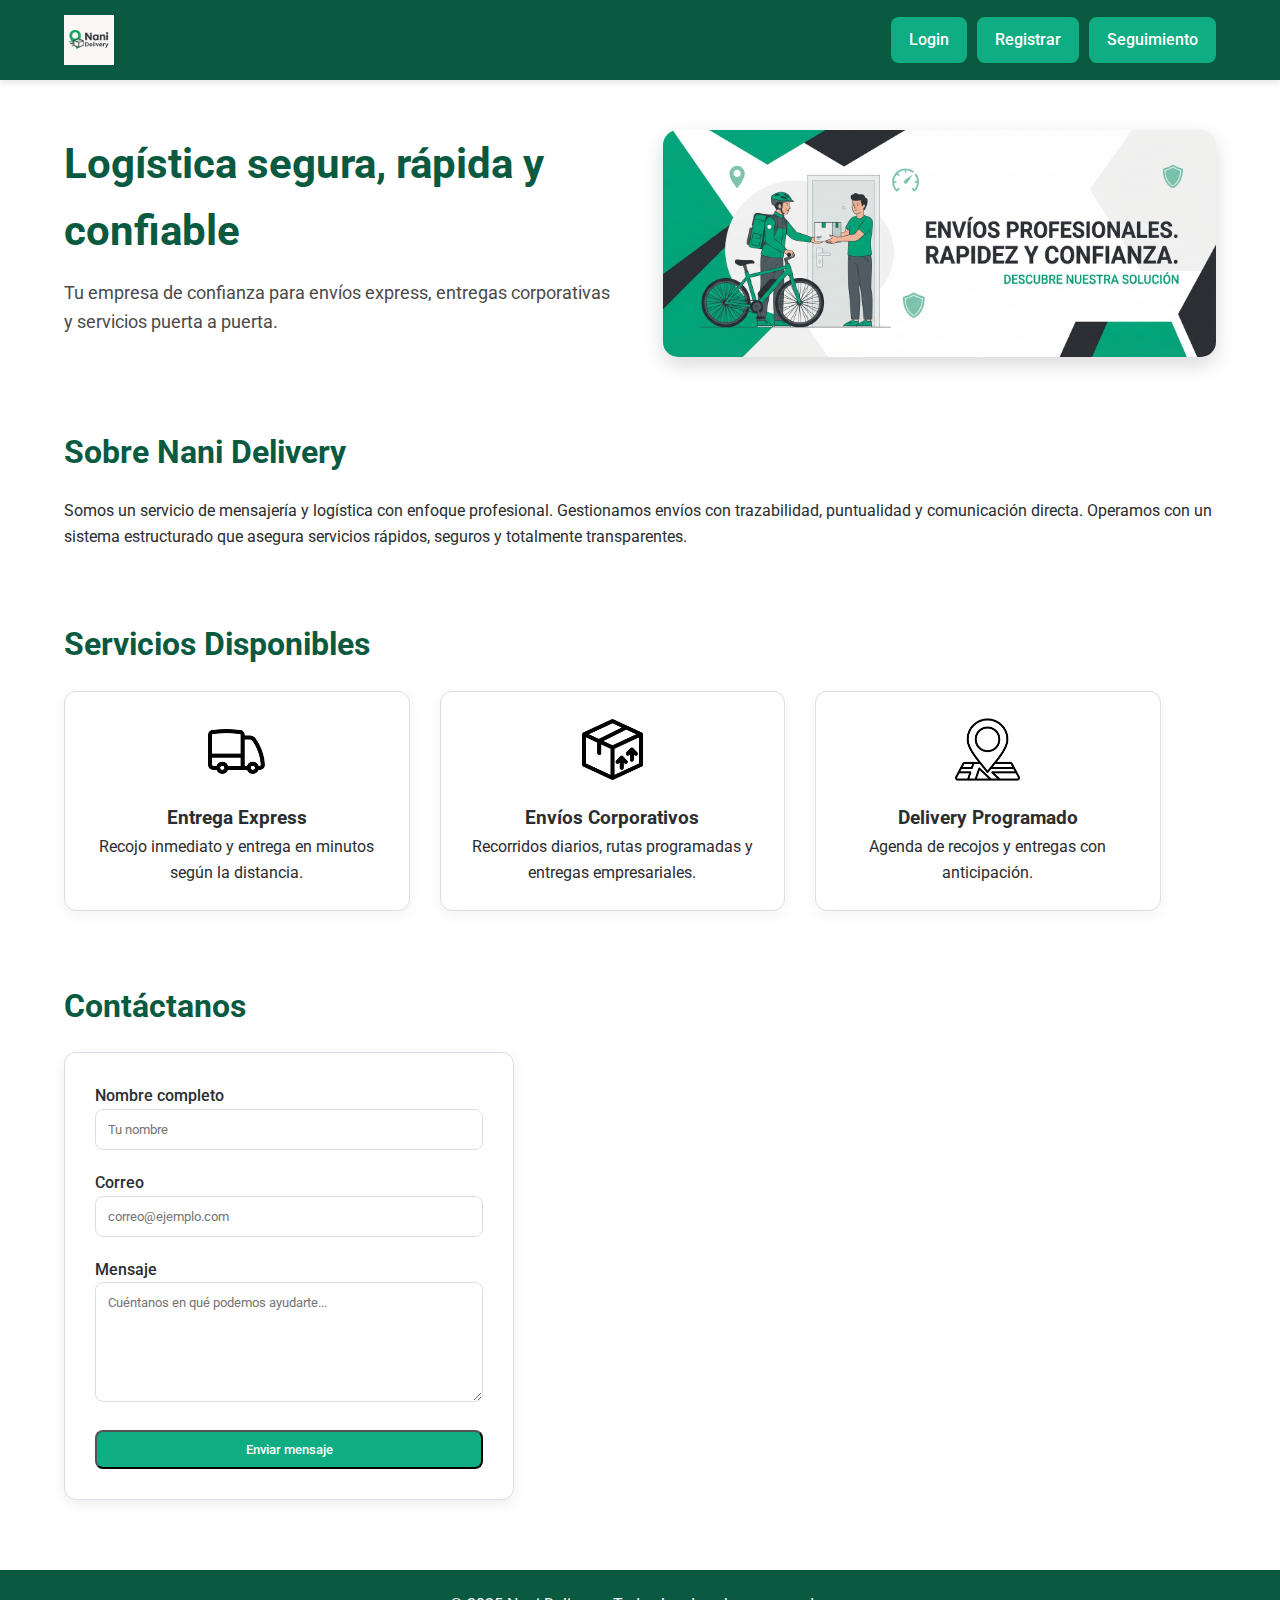
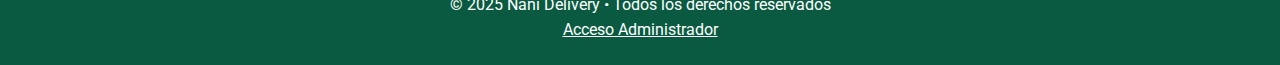
<file: index.html>
<!DOCTYPE html>
<html lang="es">
<head>
    <meta charset="UTF-8">
    <meta name="viewport" content="width=device-width, initial-scale=1.0">
    <title>Nani Delivery - Logística Confiable</title>
    <link rel="stylesheet" href="css/index.css">
</head>

<body>

    <!-- NAVBAR -->
    <header class="navbar">
        <div class="nav-container">
            <img src="multimedia/img/logo.png" alt="Nani Delivery" class="logo">


            <div class="nav-buttons">
                <a href="login-cliente.html" class="btn-full">Login</a>
                <a href="registrar-cliente.html" class="btn-full">Registrar</a>
                <a href="seguimiento.html" class="btn-full">Seguimiento</a>
            </div>
        </div>
    </header>

    <!-- HERO / BANNER -->
    <section class="hero">
        <div class="hero-content">
            <h1>Logística segura, rápida y confiable</h1>
            <p>Tu empresa de confianza para envíos express, entregas corporativas y servicios puerta a puerta.</p>
        </div>
        <img src="multimedia/img/banner.jpg" alt="Delivery" class="hero-img">
    </section>

    <!-- SOBRE NOSOTROS -->
    <section id="sobre-nosotros" class="section sobre">
        <h2>Sobre Nani Delivery</h2>
        <p>
            Somos un servicio de mensajería y logística con enfoque profesional. 
            Gestionamos envíos con trazabilidad, puntualidad y comunicación directa.
            Operamos con un sistema estructurado que asegura servicios rápidos, seguros 
            y totalmente transparentes.
        </p>
    </section>

    <!-- SERVICIOS -->
    <section id="servicios" class="section servicios">
        <h2>Servicios Disponibles</h2>

        <div class="servicios-grid">

            <div class="servicio-card">
                <img src="multimedia/iconos/truck.png" alt="Delivery">
                <h3>Entrega Express</h3>
                <p>Recojo inmediato y entrega en minutos según la distancia.</p>
            </div>

            <div class="servicio-card">
                <img src="multimedia/iconos/box.png" alt="Paquetes">
                <h3>Envíos Corporativos</h3>
                <p>Recorridos diarios, rutas programadas y entregas empresariales.</p>
            </div>

            <div class="servicio-card">
                <img src="multimedia/iconos/map-pin.png" alt="Dirección">
                <h3>Delivery Programado</h3>
                <p>Agenda de recojos y entregas con anticipación.</p>
            </div>

        </div>
    </section>

    <!-- CONTACTO -->
    <section id="contacto" class="section contacto">
        <h2>Contáctanos</h2>

        <form class="contacto-form" id="form-contacto">
            <div class="input-group">
                <label>Nombre completo</label>
                <input type="text" placeholder="Tu nombre" required>
            </div>

            <div class="input-group">
                <label>Correo</label>
                <input type="email" placeholder="correo@ejemplo.com" required>
            </div>

            <div class="input-group">
                <label>Mensaje</label>
                <textarea placeholder="Cuéntanos en qué podemos ayudarte..." required></textarea>
            </div>

            <button class="btn-full" type="submit">Enviar mensaje</button>
        </form>
    </section>

    <!-- FOOTER -->
    <footer class="footer">
        <p>© 2025 Nani Delivery • Todos los derechos reservados</p>
        <p><a href="login-admin.html">Acceso Administrador</a></p>
    </footer>
    <script src="js/index.js"></script>


</body>
</html>
</file>
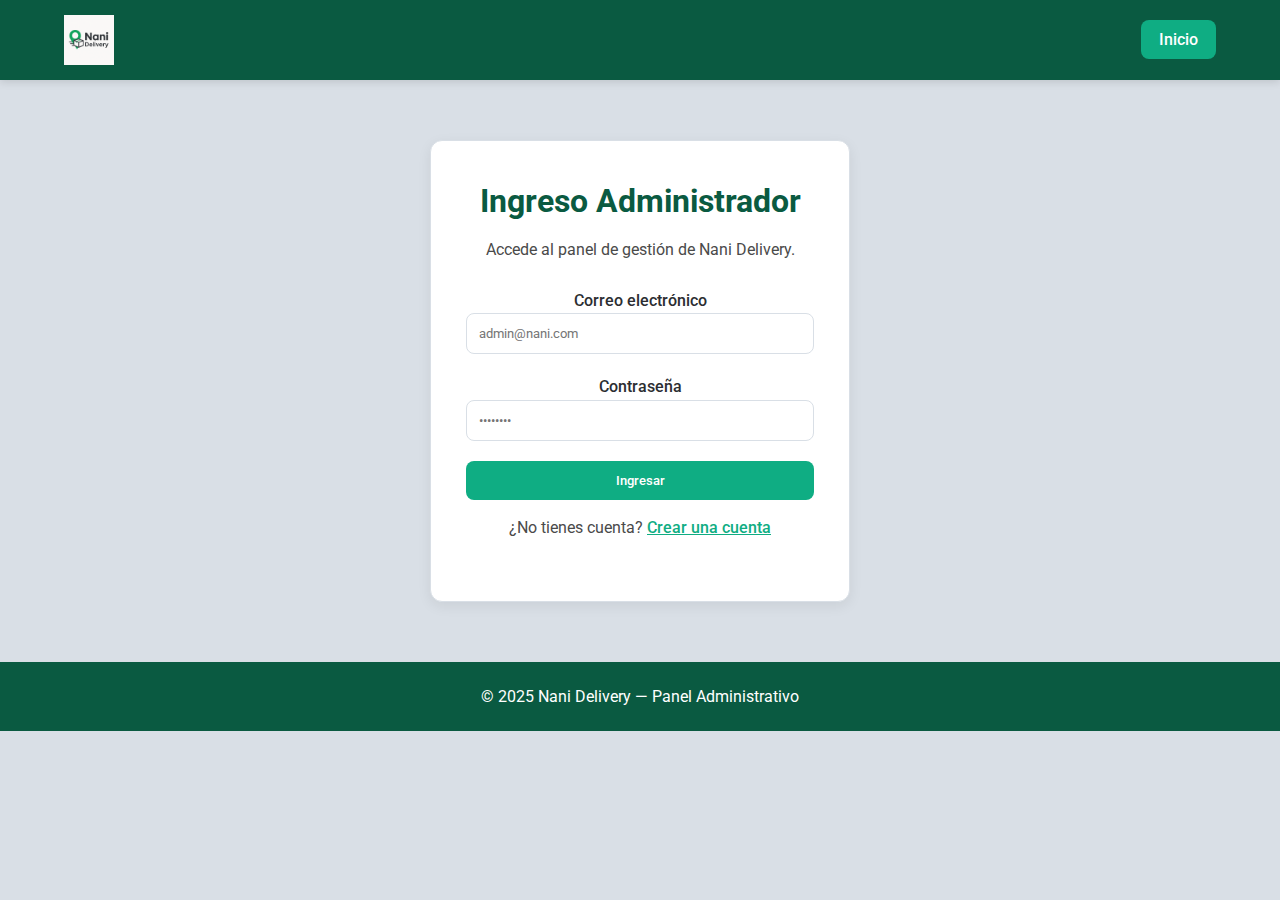
<file: clientes.html>
<!DOCTYPE html>
<html lang="es">
<head>
    <meta charset="UTF-8">
    <meta name="viewport" content="width=device-width, initial-scale=1.0">
    <title>Clientes - Admin</title>
    <link rel="stylesheet" href="css/clientes.css">
</head>

<body>

    <!-- SIDEBAR -->
    <aside class="sidebar">
        <div class="sidebar-header">
            <img src="multimedia/img/logo.png" class="logo" alt="Logo">
            <h3>Admin Panel</h3>
        </div>

        <nav class="menu">
            <a href="dashboard-admin.html">Inicio</a>
            <a href="perfil-admin.html">Perfil</a>
            <a href="clientes.html" class="active">Clientes</a>
            <a href="pedidos.html">Pedidos</a>
            <a href="pagos.html">Pagos</a>
            <a href="seguimiento-admin.html">Seguimiento</a>
            <a href="login-admin.html" class="logout">Cerrar sesión</a>
        </nav>
    </aside>

    <!-- MAIN -->
    <main class="main">

        <div class="header-page">
            <h1>Clientes</h1>
            <button class="btn-exportar">⬇ Exportar CSV</button>
        </div>

        <div class="buscador">
            <input type="text" placeholder="Buscar cliente por nombre o correo...">
        </div>

        <div class="tabla-container">
            <table class="tabla-clientes">
                <thead>
                    <tr>
                        <th>ID</th>
                        <th>Nombre</th>
                        <th>Correo</th>
                        <th>Teléfono</th>
                        <th>Pedidos</th>
                        <th>Acción</th>
                    </tr>
                </thead>

                <tbody>
                    <tr>
                        <td>#001</td>
                        <td>Ana Torres</td>
                        <td>ana@example.com</td>
                        <td>987 654 321</td>
                        <td>5</td>
                        <td><button class="btn-ver">Ver</button></td>
                    </tr>

                    <tr>
                        <td>#002</td>
                        <td>Mario Ríos</td>
                        <td>mario@example.com</td>
                        <td>956 123 888</td>
                        <td>3</td>
                        <td><button class="btn-ver">Ver</button></td>
                    </tr>

                    <tr>
                        <td>#003</td>
                        <td>Lucía Peña</td>
                        <td>lucia@example.com</td>
                        <td>912 441 009</td>
                        <td>7</td>
                        <td><button class="btn-ver">Ver</button></td>
                    </tr>

                </tbody>
            </table>
        </div>

    </main>
    <script src="js/clientes.js"></script>

</body>
</html>
</file>
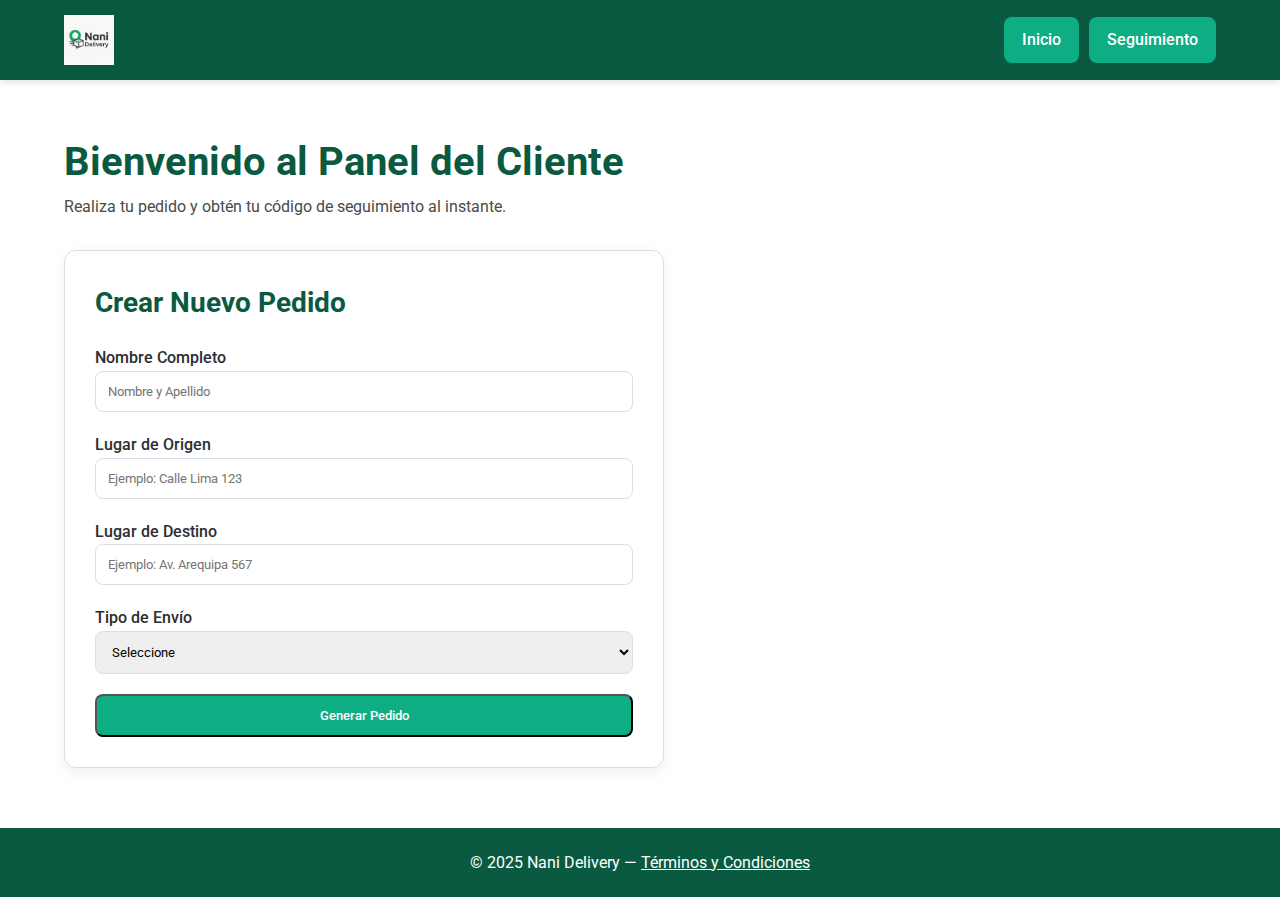
<file: dashboard-cliente.html>
<!DOCTYPE html>
<html lang="es">
<head>
    <meta charset="UTF-8">
    <meta name="viewport" content="width=device-width, initial-scale=1.0">
    <title>Dashboard Cliente - Nani Delivery</title>
    <link rel="stylesheet" href="css/dashboard-cliente.css">
</head>

<body>

    <!-- NAVBAR -->
    <nav class="navbar">
        <div class="nav-container">
            <img src="multimedia/img/logo.png" alt="Logo" class="logo">

            <div class="nav-buttons">
                <a href="index.html" class="btn-full">Inicio</a>
                <a href="seguimiento.html" class="btn-full">Seguimiento</a>
            </div>
        </div>
    </nav>

    <!-- CONTENEDOR PRINCIPAL -->
    <section class="dashboard">

        <h1>Bienvenido al Panel del Cliente</h1>
        <p>Realiza tu pedido y obtén tu código de seguimiento al instante.</p>

        <!-- FORMULARIO DE PEDIDO -->
        <div class="pedido-card">

            <h2>Crear Nuevo Pedido</h2>

            <form class="pedido-form">

                <div class="input-group">
                    <label for="Cliente">Nombre Completo</label>
                    <input type="text" id="Cliente" placeholder="Nombre y Apellido">
                </div>
                
                <div class="input-group">
                    <label for="origen">Lugar de Origen</label>
                    <input type="text" id="origen" placeholder="Ejemplo: Calle Lima 123">
                </div>

                <div class="input-group">
                    <label for="destino">Lugar de Destino</label>
                    <input type="text" id="destino" placeholder="Ejemplo: Av. Arequipa 567">
                </div>

                <div class="input-group">
                    <label for="tipo">Tipo de Envío</label>
                    <select id="tipo">
                        <option value="" disabled selected>Seleccione</option>
                        <option value="express">Express (1 hora)</option>
                        <option value="same-day">Mismo Día</option>
                        <option value="programado">Programado</option>
                    </select>
                </div>

                <button type="button" class="btn-full btn-large" onclick="generarCodigo()">Generar Pedido</button>

            </form>

            <!-- RESULTADO -->
            <div id="codigo-box" class="codigo-box hidden">
                <h3>Código Generado</h3>
                <p id="codigo-generado"></p>
            </div>

        </div>
    </section>

    <!-- FOOTER -->
    <footer class="footer">
        © 2025 Nani Delivery — <a href="#">Términos y Condiciones</a>
    </footer>
    <script src="js/dashboard-cliente.js"></script>

</body>
</html>
</file>
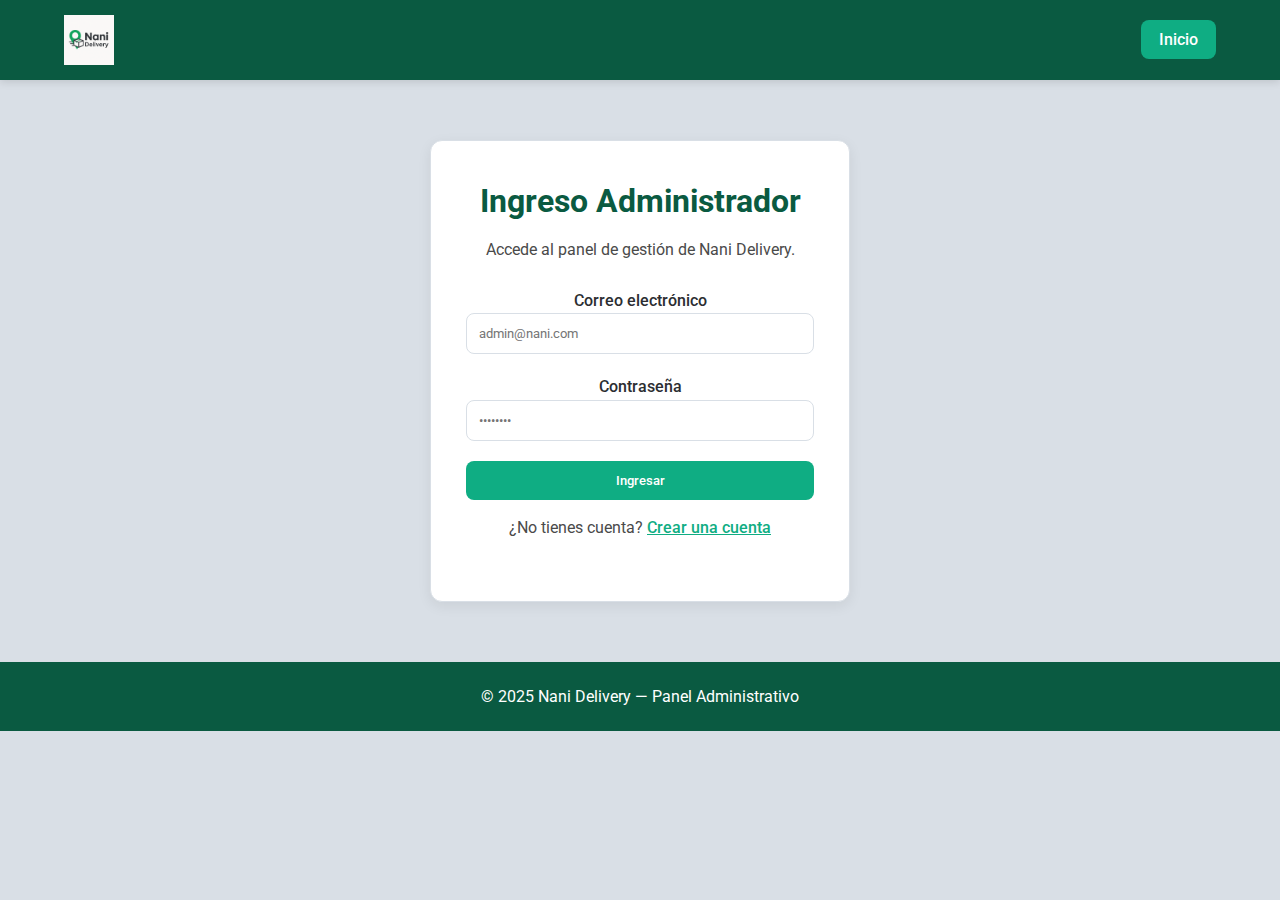
<file: login-admin.html>
<!DOCTYPE html>
<html lang="es">
<head>
    <meta charset="UTF-8">
    <meta name="viewport" content="width=device-width, initial-scale=1.0">
    <title>Admin Login - Nani Delivery</title>
    <link rel="stylesheet" href="css/login-admin.css">
</head>

<body>

    <!-- NAVBAR -->
    <nav class="navbar">
        <div class="nav-container">
            <img src="multimedia/img/logo.png" alt="Logo" class="logo">

            <div class="nav-buttons">
                <a href="index.html" class="btn-full">Inicio</a>
            </div>
        </div>
    </nav>

    <!-- LOGIN CARD -->
    <section class="login-container">

        <div class="login-card">
            <h1>Ingreso Administrador</h1>
            <p>Accede al panel de gestión de Nani Delivery.</p>

            <form class="login-form">

                <div class="input-group">
                    <label for="email">Correo electrónico</label>
                    <input type="email" id="email" placeholder="admin@nani.com" required>
                </div>

                <div class="input-group">
                    <label for="password">Contraseña</label>
                    <input type="password" id="password" placeholder="••••••••" required>
                </div>

                <button type="submit" class="btn-full btn-large">Ingresar</button>
            </form>

            <div class="register-link">
                <p>¿No tienes cuenta? <a href="registro-admin.html">Crear una cuenta</a></p>
            </div>

        </div>
    </section>

    <!-- FOOTER -->
    <footer class="footer">
        © 2025 Nani Delivery — Panel Administrativo
    </footer>
    <script src="js/login-admin.js"></script>

</body>
</html>
</file>
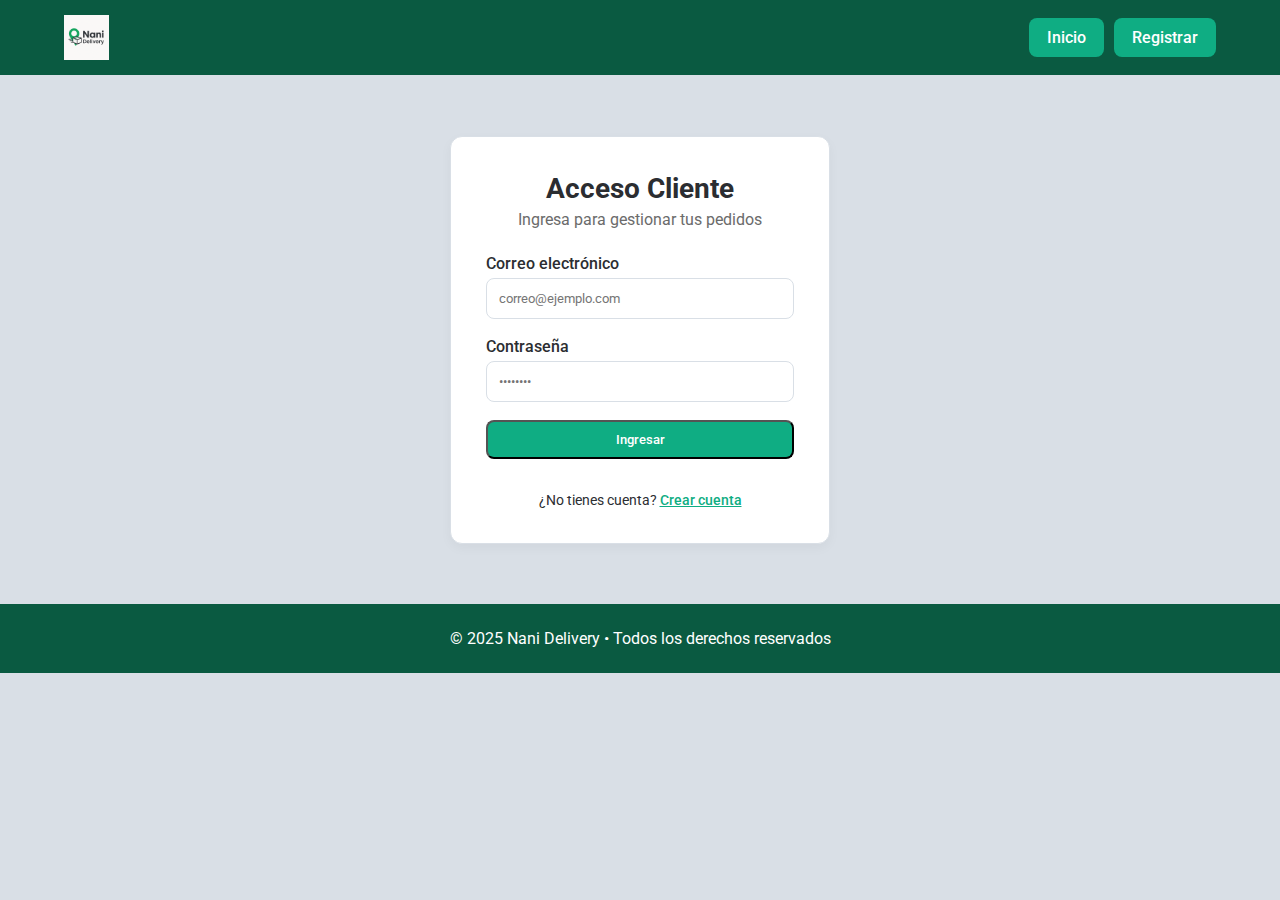
<file: login-cliente.html>
<!DOCTYPE html>
<html lang="es">

<head>
    <meta charset="UTF-8">
    <meta name="viewport" content="width=device-width, initial-scale=1.0">
    <title>Login Cliente - Nani Delivery</title>
    <link rel="stylesheet" href="css/login-cliente.css">
</head>

<body>

    <!-- NAVBAR -->
    <header class="navbar">
        <div class="nav-container">
            <img src="multimedia/img/logo.png" alt="Nani Delivery" class="logo">

            <div class="nav-buttons">
                <a href="index.html" class="btn-full">Inicio</a>
                <a href="registrar-cliente.html" class="btn-full">Registrar</a>
            </div>
        </div>
    </header>

    <!-- LOGIN FORM -->
    <section class="login-section">
        <div class="login-card">
            <h2>Acceso Cliente</h2>
            <p class="subtitle">Ingresa para gestionar tus pedidos</p>

            <form class="login-form">

                <div class="input-group">
                    <label>Correo electrónico</label>
                    <input type="email" placeholder="correo@ejemplo.com" required>
                </div>

                <div class="input-group">
                    <label>Contraseña</label>
                    <input type="password" placeholder="••••••••" required>
                </div>

                <button type="submit" class="btn-full">Ingresar</button>

                <p class="registrarse">
                    ¿No tienes cuenta? <a href="registrar-cliente.html">Crear cuenta</a>
                </p>

            </form>
        </div>
    </section>

    <!-- FOOTER -->
    <footer class="footer">
        <p>© 2025 Nani Delivery • Todos los derechos reservados</p>
    </footer>
    <script src="js/login-cliente.js"></script>

</body>

</html>
</file>
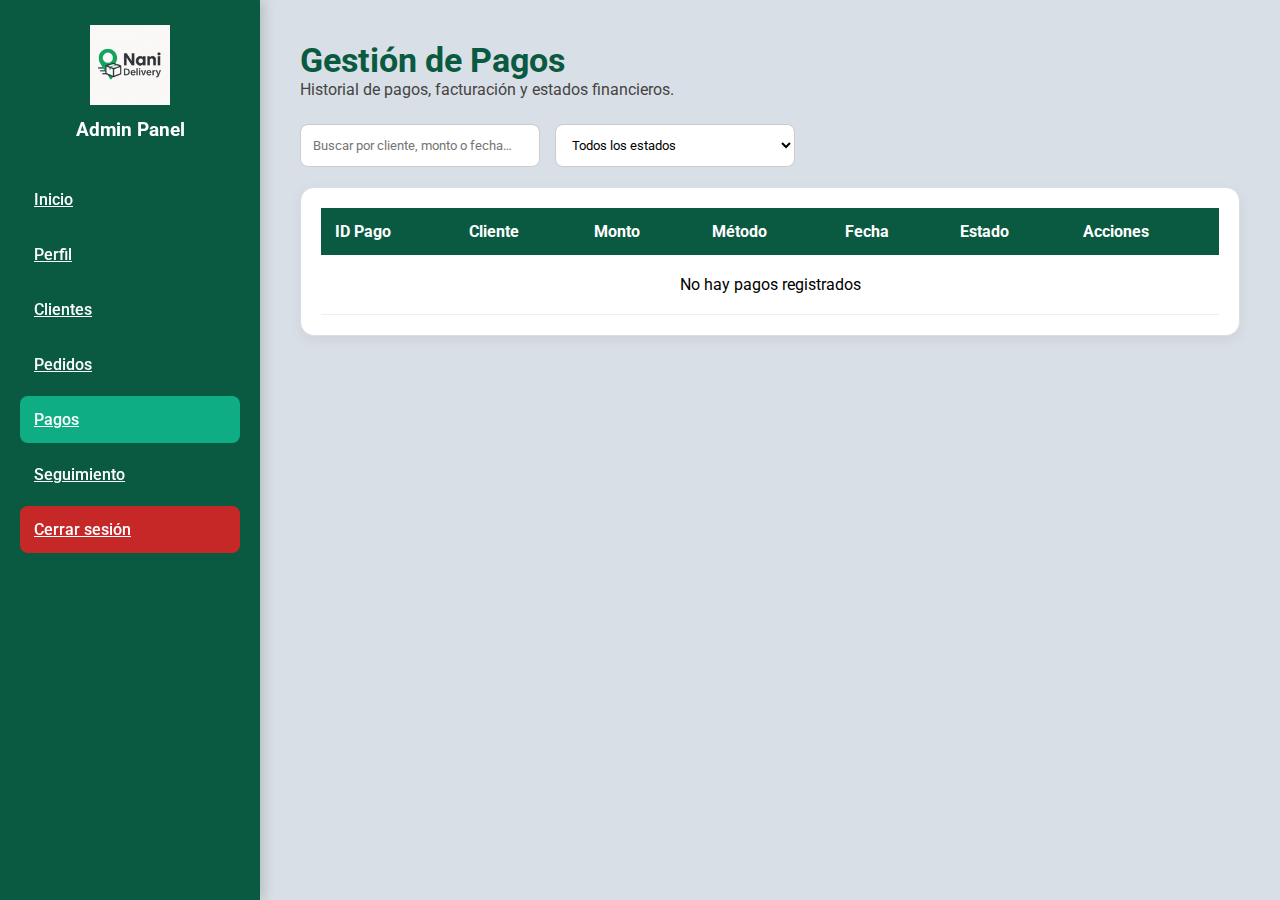
<file: pagos.html>
<!DOCTYPE html>
<html lang="es">
<head>
    <meta charset="UTF-8">
    <meta name="viewport" content="width=device-width, initial-scale=1.0">
    <title>Pagos - Admin</title>
    <link rel="stylesheet" href="css/pagos.css">
</head>

<body>

    <!-- SIDEBAR -->
    <aside class="sidebar">
        <div class="sidebar-header">
            <img src="multimedia/img/logo.png" class="logo" alt="Logo">
            <h3>Admin Panel</h3>
        </div>

        <nav class="menu">
            <a href="dashboard-admin.html">Inicio</a>
            <a href="perfil-admin.html">Perfil</a>
            <a href="clientes.html">Clientes</a>
            <a href="pedidos.html">Pedidos</a>
            <a class="active" href="pagos.html">Pagos</a>
            <a href="seguimiento-admin.html">Seguimiento</a>
            <a href="login-admin.html" class="logout">Cerrar sesión</a>
        </nav>
    </aside>

    <!-- MAIN -->
    <main class="main">
        <h1>Gestión de Pagos</h1>
        <p class="subtitle">Historial de pagos, facturación y estados financieros.</p>

        <div class="actions">
            <input type="text" placeholder="Buscar por cliente, monto o fecha…">
            <select>
                <option value="">Todos los estados</option>
                <option value="pendiente">Pendiente</option>
                <option value="pagado">Pagado</option>
                <option value="fallido">Fallido</option>
            </select>
        </div>

        <div class="table-container">
            <table>
                <thead>
                    <tr>
                        <th>ID Pago</th>
                        <th>Cliente</th>
                        <th>Monto</th>
                        <th>Método</th>
                        <th>Fecha</th>
                        <th>Estado</th>
                        <th>Acciones</th>
                    </tr>
                </thead>

                <tbody>
                    <tr>
                        <td>#PAY001</td>
                        <td>Juan Pérez</td>
                        <td>S/ 35.00</td>
                        <td>Yape</td>
                        <td>28/11/2025</td>
                        <td><span class="badge pagado">Pagado</span></td>
                        <td><button class="btn-small">Ver</button></td>
                    </tr>

                    <tr>
                        <td>#PAY002</td>
                        <td>Ana López</td>
                        <td>S/ 50.00</td>
                        <td>Plin</td>
                        <td>27/11/2025</td>
                        <td><span class="badge pendiente">Pendiente</span></td>
                        <td><button class="btn-small">Ver</button></td>
                    </tr>

                    <tr>
                        <td>#PAY003</td>
                        <td>Pedro García</td>
                        <td>S/ 40.00</td>
                        <td>Efectivo</td>
                        <td>26/11/2025</td>
                        <td><span class="badge fallido">Fallido</span></td>
                        <td><button class="btn-small">Ver</button></td>
                    </tr>
                </tbody>
            </table>
        </div>

    </main>
    <script src="js/pagos.js"></script>

</body>
</html>
</file>
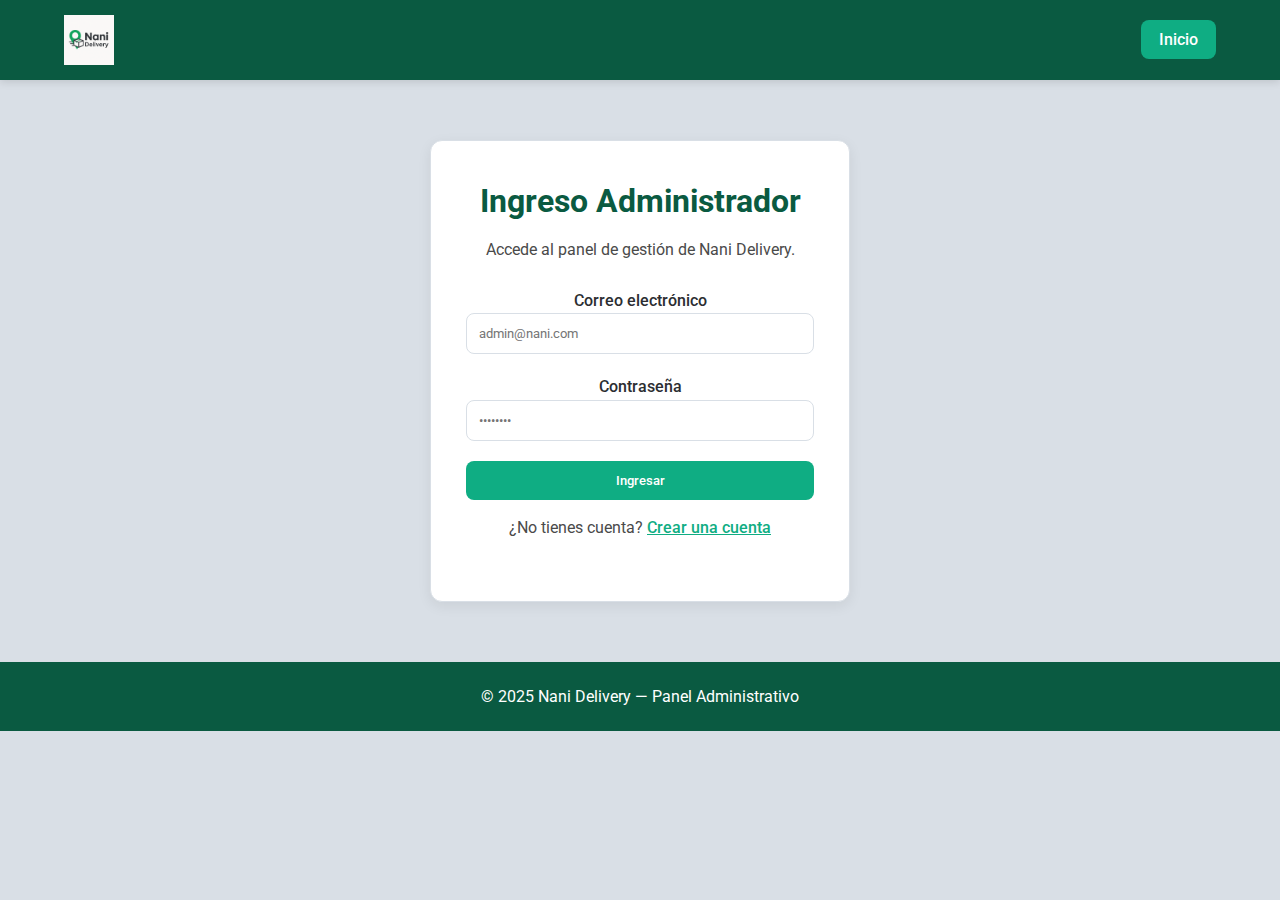
<file: pedidos.html>
<!DOCTYPE html>
<html lang="es">
<head>
    <meta charset="UTF-8">
    <meta name="viewport" content="width=device-width, initial-scale=1.0">
    <title>Pedidos - Admin</title>
    <link rel="stylesheet" href="css/pedidos.css">
</head>

<body>

    <!-- SIDEBAR -->
    <aside class="sidebar">
        <div class="sidebar-header">
            <img src="multimedia/img/logo.png" class="logo" alt="Logo">
            <h3>Admin Panel</h3>
        </div>

        <nav class="menu">
            <a href="dashboard-admin.html">Inicio</a>
            <a href="perfil-admin.html">Perfil</a>
            <a href="clientes.html">Clientes</a>
            <a class="active" href="pedidos.html">Pedidos</a>
            <a href="pagos.html">Pagos</a>
            <a href="seguimiento-admin.html">Seguimiento</a>
            <a href="login-admin.html" class="logout">Cerrar sesión</a>
        </nav>
    </aside>

    <!-- MAIN -->
    <main class="main">
        <h1>Gestión de Pedidos</h1>
        <p class="subtitle">Control total de órdenes registradas.</p>

        <div class="actions">
            <input type="text" placeholder="Buscar por cliente, código o lugar…">
            <select>
                <option value="">Todos los estados</option>
                <option value="pendiente">Pendiente</option>
                <option value="en_camino">En camino</option>
                <option value="entregado">Entregado</option>
            </select>
            <button class="btn-add">+ Nuevo Pedido</button>
        </div>

        <div class="table-container">
            <table>
                <thead>
                    <tr>
                        <th>Código</th>
                        <th>Cliente</th>
                        <th>Origen</th>
                        <th>Destino</th>
                        <th>Fecha</th>
                        <th>Estado</th>
                        <th>Acciones</th>
                    </tr>
                </thead>

                <tbody>
                    <tr>
                        <td>#PED123</td>
                        <td>Juan Pérez</td>
                        <td>Cayma</td>
                        <td>Miraflores</td>
                        <td>28/11/2025</td>
                        <td><span class="badge pendiente">Pendiente</span></td>
                        <td><button class="btn-small">Ver</button></td>
                    </tr>

                    <tr>
                        <td>#PED124</td>
                        <td>Ana López</td>
                        <td>Cerro Colorado</td>
                        <td>Paucarpata</td>
                        <td>28/11/2025</td>
                        <td><span class="badge camino">En camino</span></td>
                        <td><button class="btn-small">Ver</button></td>
                    </tr>

                    <tr>
                        <td>#PED125</td>
                        <td>Pedro García</td>
                        <td>Yanahuara</td>
                        <td>JLByR</td>
                        <td>27/11/2025</td>
                        <td><span class="badge ok">Entregado</span></td>
                        <td><button class="btn-small">Ver</button></td>
                    </tr>
                </tbody>
            </table>
        </div>

    </main>
    <script src="js/pedidos.js"></script>

</body>
</html>
</file>
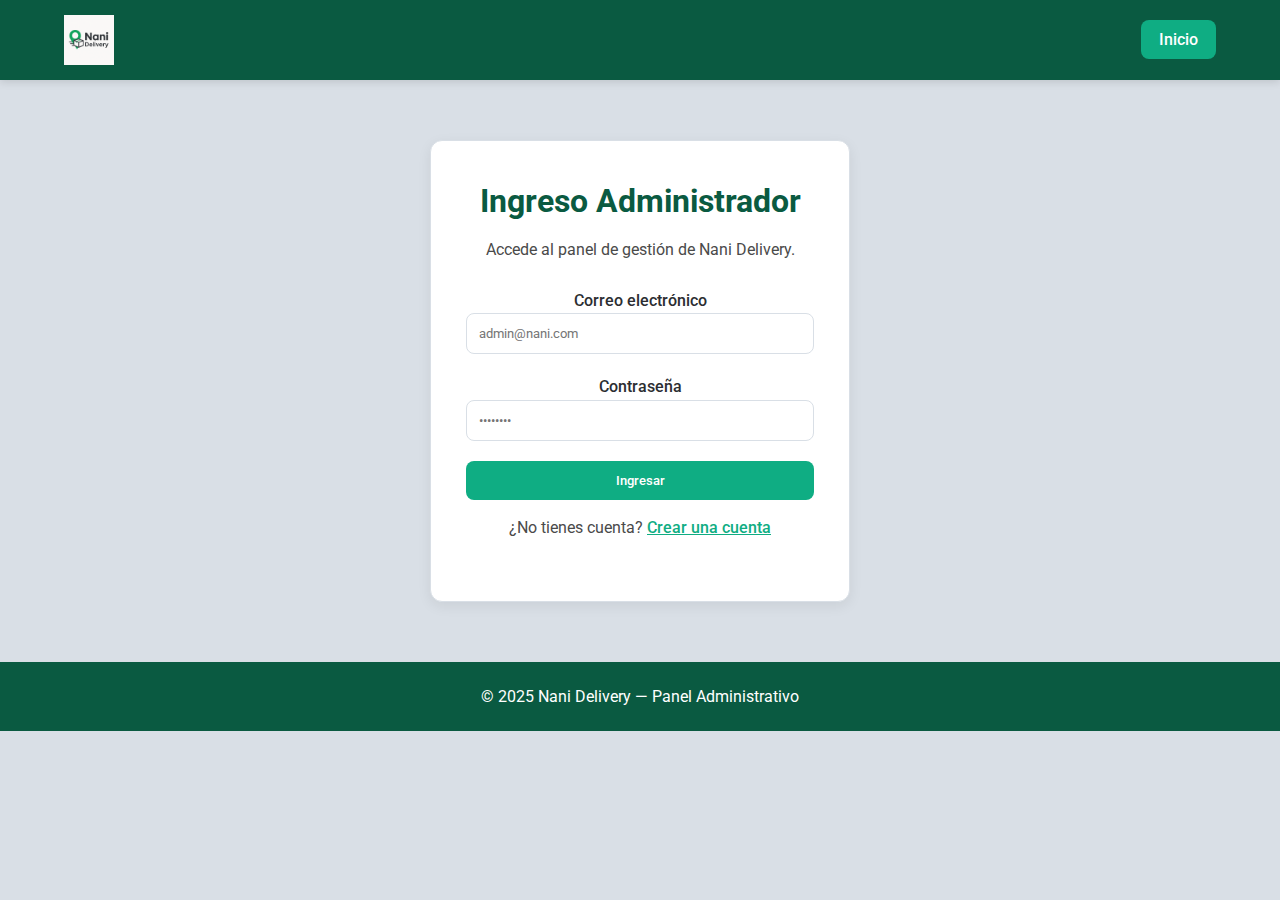
<file: perfil-admin.html>
<!DOCTYPE html>
<html lang="es">
<head>
    <meta charset="UTF-8">
    <meta name="viewport" content="width=device-width, initial-scale=1.0">
    <title>Perfil del Administrador</title>
    <link rel="stylesheet" href="css/perfil-admin.css">
</head>

<body>

    <!-- SIDEBAR -->
    <aside class="sidebar">
        <div class="sidebar-header">
            <img src="multimedia/img/logo.png" class="logo" alt="Logo">
            <h3>Admin Panel</h3>
        </div>

        <nav class="menu">
            <a href="dashboard-admin.html">Inicio</a>
            <a href="perfil-admin.html" class="active">Perfil</a>
            <a href="clientes.html">Clientes</a>
            <a href="pedidos.html">Pedidos</a>
            <a href="pagos.html">Pagos</a>
            <a href="seguimiento-admin.html">Seguimiento</a>
            <a href="login-admin.html" class="logout">Cerrar sesión</a>
        </nav>
    </aside>

    <!-- MAIN -->
    <main class="main">
        <h1>Perfil del Administrador</h1>
        <p class="subtitle">Actualiza tu información personal y credenciales.</p>

        <div class="profile-container">

            <div class="profile-card">
                <img src="multimedia/iconos/one-user.png" class="avatar" alt="Admin Avatar">
                <h2>Nombre del Admin</h2>
                <p class="rol">Administrador General</p>
            </div>

            <form class="profile-form">
                <h3>Información Personal</h3>

                <div class="input-group">
                    <label>Nombre completo</label>
                    <input type="text" placeholder="Escribe tu nombre">
                </div>

                <div class="input-group">
                    <label>Correo electrónico</label>
                    <input type="email" placeholder="correo@empresa.com">
                </div>

                <div class="input-group">
                    <label>Teléfono</label>
                    <input type="text" placeholder="000 000 000">
                </div>

                <h3>Seguridad</h3>

                <div class="input-group">
                    <label>Contraseña actual</label>
                    <input type="password" placeholder="••••••••">
                </div>

                <div class="input-group">
                    <label>Nueva contraseña</label>
                    <input type="password" placeholder="••••••••">
                </div>

                <button type="submit" class="btn-guardar">Guardar cambios</button>
            </form>

        </div>

    </main>
    <script src="js/perfil-admin.js"></script>

</body>
</html>
</file>
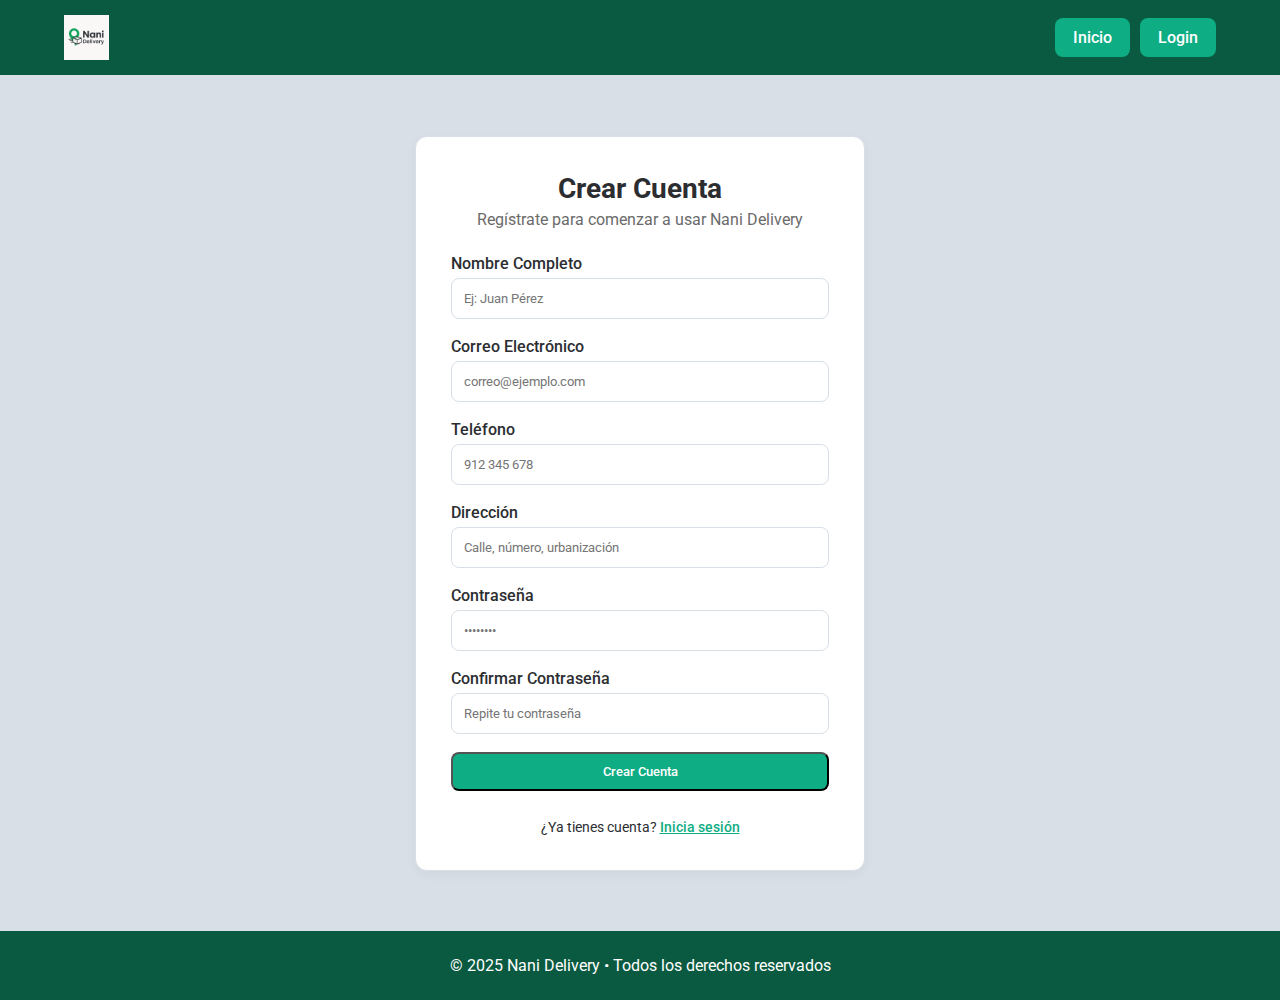
<file: registrar-cliente.html>
<!DOCTYPE html>
<html lang="es">

<head>
    <meta charset="UTF-8">
    <meta name="viewport" content="width=device-width, initial-scale=1.0">
    <title>Registrar Cliente - Nani Delivery</title>
    <link rel="stylesheet" href="css/registrar-cliente.css">
</head>

<body>

    <!-- NAVBAR -->
    <header class="navbar">
        <div class="nav-container">
            <img src="multimedia/img/logo.png" alt="Nani Delivery" class="logo">

            <div class="nav-buttons">
                <a href="index.html" class="btn-full">Inicio</a>
                <a href="login-cliente.html" class="btn-full">Login</a>
            </div>
        </div>
    </header>

    <!-- REGISTER FORM -->
    <section class="register-section">
        <div class="register-card">
            <h2>Crear Cuenta</h2>
            <p class="subtitle">Regístrate para comenzar a usar Nani Delivery</p>

            <form class="register-form">

                <div class="input-group">
                    <label>Nombre Completo</label>
                    <input type="text" placeholder="Ej: Juan Pérez" required>
                </div>

                <div class="input-group">
                    <label>Correo Electrónico</label>
                    <input type="email" placeholder="correo@ejemplo.com" required>
                </div>

                <div class="input-group">
                    <label>Teléfono</label>
                    <input type="text" placeholder="912 345 678" required>
                </div>

                <div class="input-group">
                    <label>Dirección</label>
                    <input type="text" placeholder="Calle, número, urbanización" required>
                </div>

                <div class="input-group">
                    <label>Contraseña</label>
                    <input type="password" placeholder="••••••••" required>
                </div>

                <div class="input-group">
                    <label>Confirmar Contraseña</label>
                    <input type="password" placeholder="Repite tu contraseña" required>
                </div>

                <button type="submit" class="btn-full">Crear Cuenta</button>

                <p class="login">
                    ¿Ya tienes cuenta? <a href="login-cliente.html">Inicia sesión</a>
                </p>

            </form>
        </div>
    </section>

    <!-- FOOTER -->
    <footer class="footer">
        <p>© 2025 Nani Delivery • Todos los derechos reservados</p>
    </footer>
    <script src="js/registrar-cliente.js"></script>

</body>
</html>
</file>
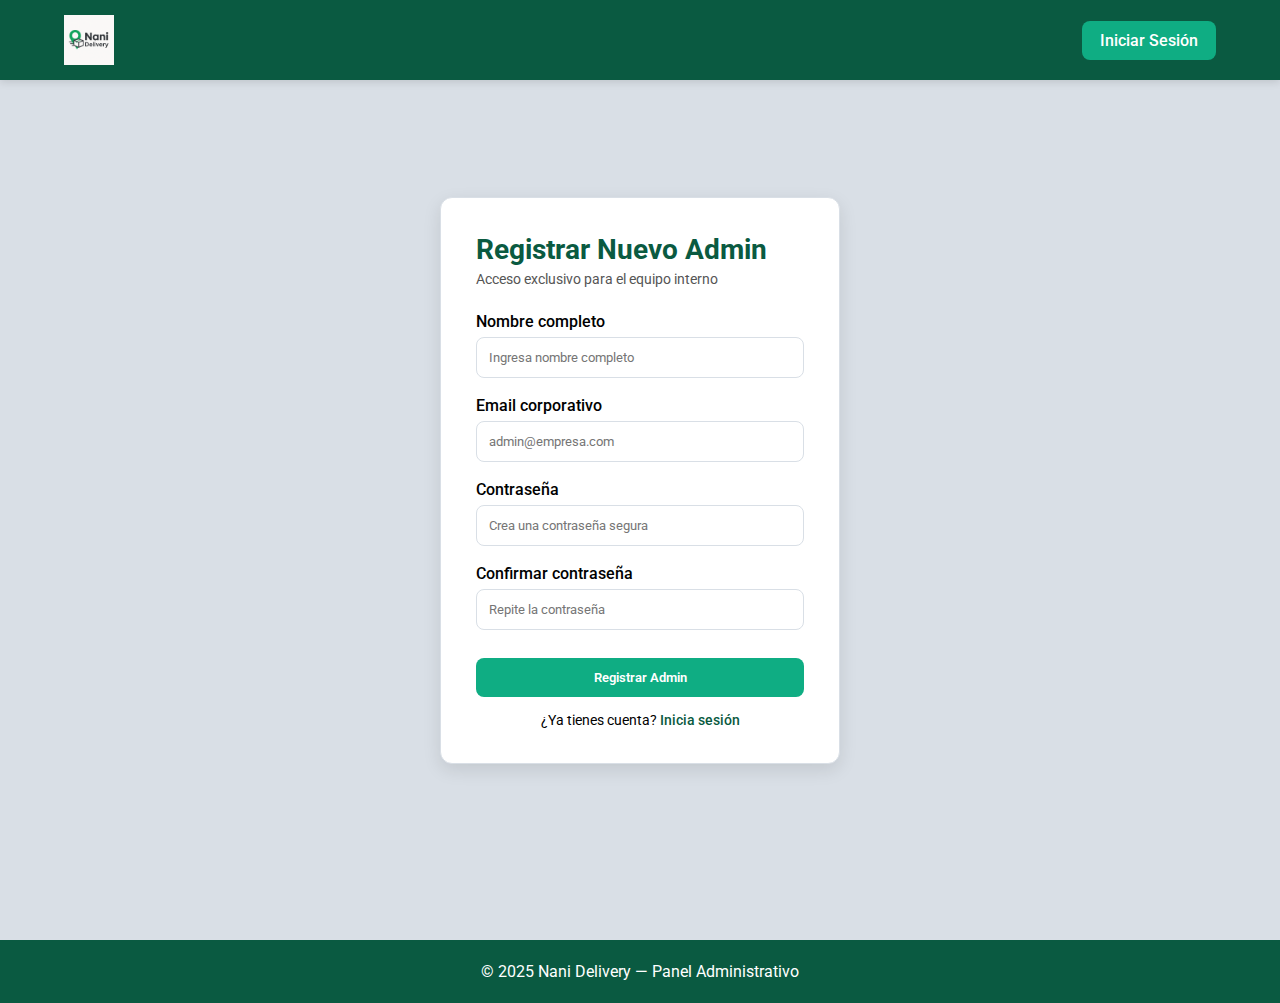
<file: registro-admin.html>
<!DOCTYPE html>
<html lang="es">
<head>
    <meta charset="UTF-8">
    <meta name="viewport" content="width=device-width, initial-scale=1.0">
    <title>Registrar Admin</title>
    <link rel="stylesheet" href="css/registro-admin.css">
</head>

<body>

    <!-- NAV -->
    <nav class="navbar">
        <div class="nav-container">
            <img src="multimedia/img/logo.png" class="logo" alt="Logo">

            <div class="nav-buttons">
                <a href="login-admin.html" class="btn-full">Iniciar Sesión</a>
            </div>
        </div>
    </nav>

    <!-- FORM WRAPPER -->
    <section class="register-container">

        <div class="register-box">
            <h2>Registrar Nuevo Admin</h2>
            <p class="subtitle">Acceso exclusivo para el equipo interno</p>

            <form action="#" method="POST">

                <div class="input-group">
                    <label>Nombre completo</label>
                    <input type="text" name="nombre" placeholder="Ingresa nombre completo" required>
                </div>

                <div class="input-group">
                    <label>Email corporativo</label>
                    <input type="email" name="email" placeholder="admin@empresa.com" required>
                </div>

                <div class="input-group">
                    <label>Contraseña</label>
                    <input type="password" name="password" placeholder="Crea una contraseña segura" required>
                </div>

                <div class="input-group">
                    <label>Confirmar contraseña</label>
                    <input type="password" name="confirm" placeholder="Repite la contraseña" required>
                </div>

                <button type="submit" class="btn-submit">Registrar Admin</button>

                <p class="login-link">¿Ya tienes cuenta?  
                    <a href="login-admin.html">Inicia sesión</a>
                </p>

            </form>
        </div>

    </section>
    <!-- FOOTER -->
    <footer class="footer">
        © 2025 Nani Delivery — Panel Administrativo
    </footer>
    <script src="js/registro-admin.js"></script>

</body>
</html>
</file>
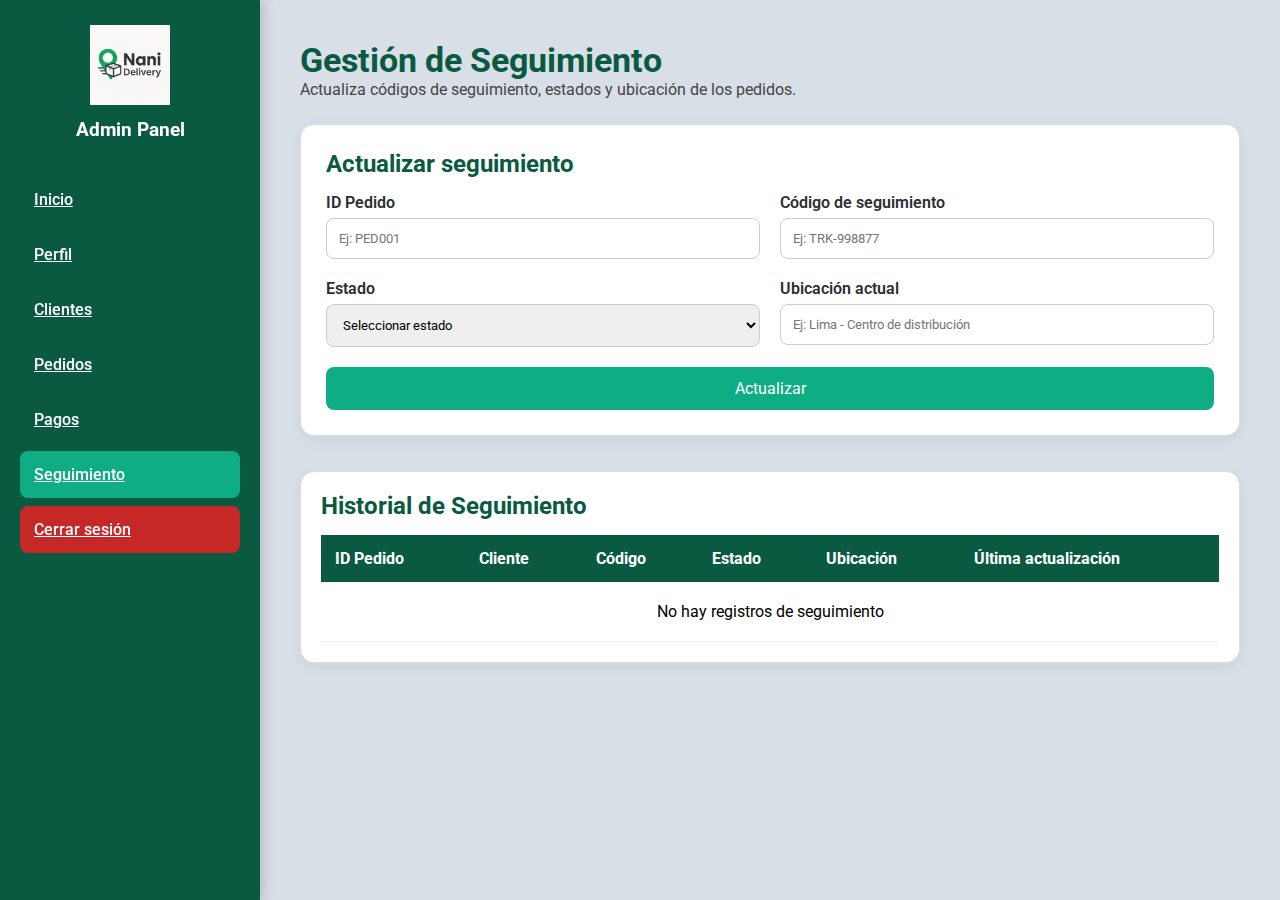
<file: seguimiento-admin.html>
<!DOCTYPE html>
<html lang="es">
<head>
    <meta charset="UTF-8">
    <meta name="viewport" content="width=device-width, initial-scale=1.0">
    <title>Seguimiento de Pedidos - Admin</title>
    <link rel="stylesheet" href="css/seguimiento-admin.css">
</head>

<body>

    <!-- SIDEBAR -->
    <aside class="sidebar">
        <div class="sidebar-header">
            <img src="multimedia/img/logo.png" class="logo" alt="Logo">
            <h3>Admin Panel</h3>
        </div>

        <nav class="menu">
            <a href="dashboard-admin.html">Inicio</a>
            <a href="perfil-admin.html">Perfil</a>
            <a href="clientes.html">Clientes</a>
            <a href="pedidos.html">Pedidos</a>
            <a href="pagos.html">Pagos</a>
            <a class="active" href="seguimiento-admin.html">Seguimiento</a>
            <a href="login-admin.html" class="logout">Cerrar sesión</a>
        </nav>
    </aside>

    <!-- MAIN -->
    <main class="main">

        <h1>Gestión de Seguimiento</h1>
        <p class="subtitle">Actualiza códigos de seguimiento, estados y ubicación de los pedidos.</p>

        <!-- FORMULARIO -->
        <section class="form-card">
            <h2>Actualizar seguimiento</h2>

            <form>
                <div class="field">
                    <label>ID Pedido</label>
                    <input type="text" placeholder="Ej: PED001" required>
                </div>

                <div class="field">
                    <label>Código de seguimiento</label>
                    <input type="text" placeholder="Ej: TRK-998877" required>
                </div>

                <div class="field">
                    <label>Estado</label>
                    <select required>
                        <option value="">Seleccionar estado</option>
                        <option value="recibido">Recibido</option>
                        <option value="en-proceso">En proceso</option>
                        <option value="en-ruta">En ruta</option>
                        <option value="entregado">Entregado</option>
                    </select>
                </div>

                <div class="field">
                    <label>Ubicación actual</label>
                    <input type="text" placeholder="Ej: Lima - Centro de distribución">
                </div>

                <button class="btn">Actualizar</button>
            </form>
        </section>

        <!-- TABLA -->
        <div class="table-container">
            <h2>Historial de Seguimiento</h2>

            <table>
                <thead>
                    <tr>
                        <th>ID Pedido</th>
                        <th>Cliente</th>
                        <th>Código</th>
                        <th>Estado</th>
                        <th>Ubicación</th>
                        <th>Última actualización</th>
                    </tr>
                </thead>

                <tbody>
                    <tr>
                        <td>PED001</td>
                        <td>Juan Pérez</td>
                        <td>TRK-789456</td>
                        <td><span class="badge en-ruta">En ruta</span></td>
                        <td>Arequipa</td>
                        <td>28/11/2025</td>
                    </tr>

                    <tr>
                        <td>PED002</td>
                        <td>Ana López</td>
                        <td>TRK-112233</td>
                        <td><span class="badge entregado">Entregado</span></td>
                        <td>Lima</td>
                        <td>27/11/2025</td>
                    </tr>

                    <tr>
                        <td>PED003</td>
                        <td>Pedro García</td>
                        <td>TRK-445566</td>
                        <td><span class="badge en-proceso">En proceso</span></td>
                        <td>Centro logístico</td>
                        <td>27/11/2025</td>
                    </tr>
                </tbody>
            </table>
        </div>

    </main>
    <script src="js/seguimiento-admin.js"></script>

</body>
</html>
</file>
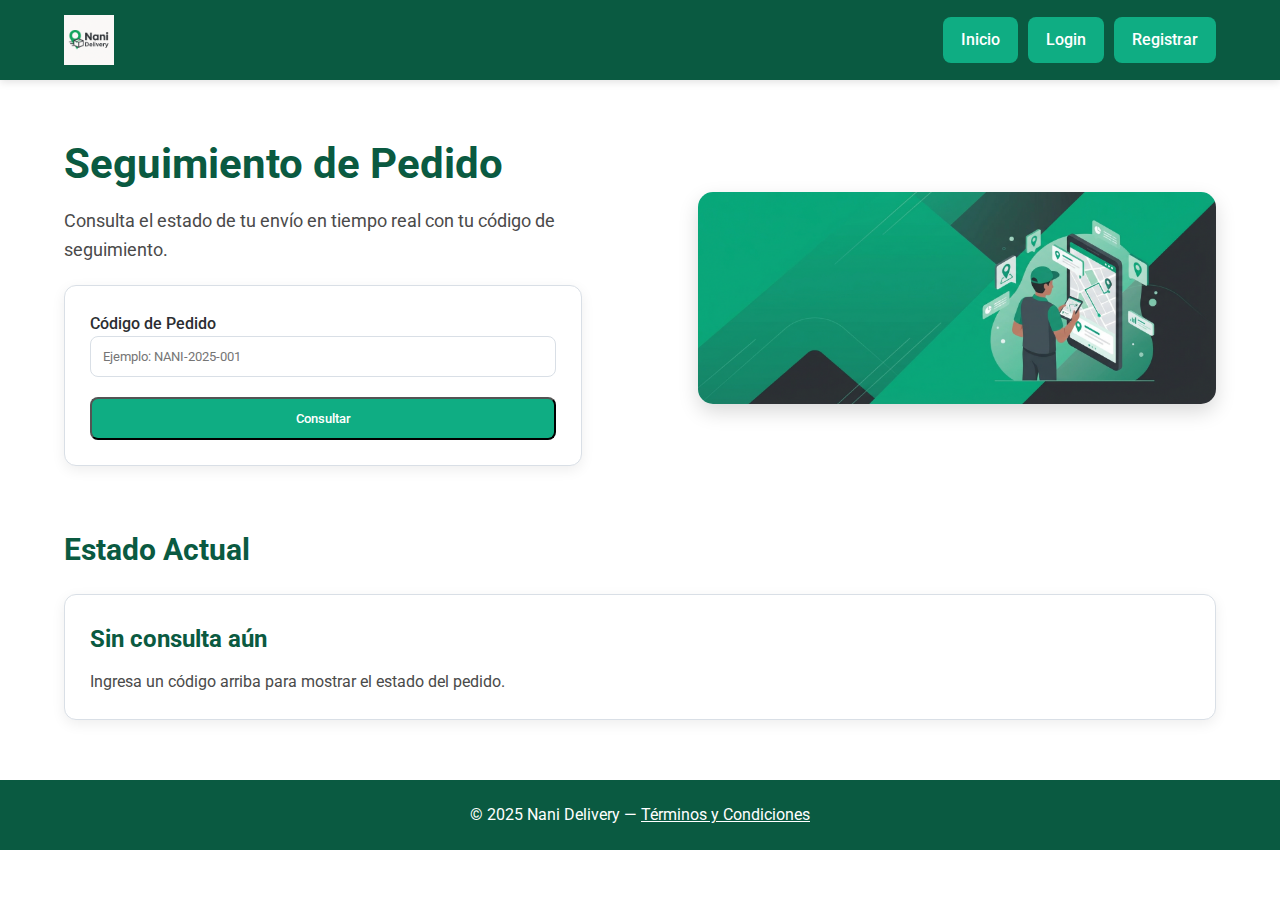
<file: seguimiento.html>
<!DOCTYPE html>
<html lang="es">
<head>
    <meta charset="UTF-8">
    <meta name="viewport" content="width=device-width, initial-scale=1.0">
    <title>Seguimiento de Pedido - Nani Delivery</title>
    <link rel="stylesheet" href="css/seguimiento.css">
</head>

<body>

    <!-- NAV -->
    <nav class="navbar">
        <div class="nav-container">
            <img src="multimedia/img/logo.png" alt="Logo" class="logo">

            <div class="nav-buttons">
                <a href="index.html" class="btn-full">Inicio</a>
                <a href="login-cliente.html" class="btn-full">Login</a>
                <a href="registrar-cliente.html" class="btn-full">Registrar</a>
            </div>
        </div>
    </nav>

    <!-- HERO -->
    <section class="hero">
        <div class="hero-content">
            <h1>Seguimiento de Pedido</h1>
            <p>Consulta el estado de tu envío en tiempo real con tu código de seguimiento.</p>

            <form class="seguimiento-form">
                <div class="input-group">
                    <label for="codigo">Código de Pedido</label>
                    <input type="text" id="codigo" placeholder="Ejemplo: NANI-2025-001">
                </div>

                <button type="submit" class="btn-full btn-large">Consultar</button>
            </form>

        </div>

        <img src="multimedia/img/seguimiento-banner.jpg" class="hero-img" alt="Seguimiento">
    </section>

    <!-- RESULTADOS -->
    <section class="section resultados">
        <h2>Estado Actual</h2>

        <div class="estado-card">
            <h3>Sin consulta aún</h3>
            <p>Ingresa un código arriba para mostrar el estado del pedido.</p>
        </div>
    </section>

    <!-- FOOTER -->
    <footer class="footer">
        © 2025 Nani Delivery — <a href="#">Términos y Condiciones</a>
    </footer>
    <script src="js/seguimiento.js"></script>

</body>
</html>
</file>
<file: css/index.css>
/* TIPOGRAFÍA GENERAL */
@import url('https://fonts.googleapis.com/css2?family=Roboto:wght@300;400;500;700&display=swap');

:root {
    --emerald: #0FAD83;
    --emerald-dark: #0A5A41;
    --gray-light: #D9DFE6;
    --carbon: #2B2D31;
    --white: #FFFFFF;
}

* {
    margin: 0;
    padding: 0;
    box-sizing: border-box;
    font-family: 'Roboto', sans-serif;
}

body {
    background: var(--white);
    color: var(--carbon);
    line-height: 1.6;
}

.navbar {
    width: 100%;
    background: var(--emerald-dark);       /* VERDE EN HEADER */
    padding: 15px 0;
    box-shadow: 0 2px 8px rgba(0,0,0,0.12);
}

.nav-container {
    width: 90%;
    margin: auto;
    display: flex;
    justify-content: space-between;
    align-items: center;
}

.logo {
    height: 50px;
}

/* BOTONES NAV */
.nav-buttons {
    display: flex;
    gap: 10px;
}

.btn-full {
    padding: 10px 18px;
    border-radius: 8px;
    background: var(--emerald);
    color: var(--white);
    font-weight: 500;
    text-decoration: none;
    transition: .2s;
}

.btn-full:hover {
    background: var(--white);
    color: var(--emerald-dark);
}

.btn-large {
    width: 100%;
    padding: 12px;
}


/* =========================
   HERO / BANNER
========================= */
.hero {
    display: flex;
    align-items: center;
    justify-content: space-between;
    width: 90%;
    margin: 50px auto;
    gap: 30px;
}

.hero-content {
    max-width: 48%;
}

.hero h1 {
    font-size: 42px;
    font-weight: 700;
    margin-bottom: 15px;
    color: var(--emerald-dark);
}

.hero p {
    font-size: 18px;
    margin-bottom: 20px;
    color: #4A4A4A;
}

.hero-img {
    width: 48%;
    border-radius: 15px;
    box-shadow: 0 8px 20px rgba(0,0,0,0.15);
}


/* =========================
   SECCIONES
========================= */
.section {
    width: 90%;
    margin: 70px auto;
}

.section h2 {
    font-size: 32px;
    margin-bottom: 20px;
    color: var(--emerald-dark);
}


/* =========================
   SERVICIOS (Cards)
========================= */
.servicios-grid {
    display: flex;
    gap: 30px;
    flex-wrap: wrap;
}

.servicio-card {
    background: var(--white);
    border: 1px solid var(--gray-light);
    padding: 25px;
    border-radius: 12px;
    width: 30%;
    text-align: center;
    transition: 0.25s;
    box-shadow: 0 4px 14px rgba(0,0,0,0.05);
}

.servicio-card:hover {
    transform: translateY(-6px);
    box-shadow: 0 12px 25px rgba(0,0,0,0.12);
}

.servicio-card img {
    width: 65px;           /* PNG friendly */
    margin-bottom: 15px;
}


/* =========================
   CONTACTO
========================= */
.contacto-form {
    display: flex;
    flex-direction: column;
    gap: 20px;
    width: 450px;
    background: var(--white);
    padding: 30px;
    border-radius: 12px;
    border: 1px solid var(--gray-light);
    box-shadow: 0 4px 14px rgba(0,0,0,0.07);
}

.input-group label {
    font-weight: 500;
    margin-bottom: 5px;
}

.input-group input,
.input-group textarea {
    width: 100%;
    padding: 12px;
    border: 1px solid var(--gray-light);
    border-radius: 8px;
    transition: 0.2s;
}

.input-group input:focus,
.input-group textarea:focus {
    border-color: var(--emerald);
    outline: none;
    box-shadow: 0 0 0 3px rgba(15,173,131,0.15);
}

textarea {
    height: 120px;
}


/* =========================
   FOOTER
========================= */
.footer {
    background: var(--emerald-dark);
    color: white;
    padding: 22px;
    text-align: center;
    margin-top: 60px;
}

.footer a {
    color: var(--white);
    text-decoration: underline;
}
</file>
<file: css/clientes.css>
@import url('https://fonts.googleapis.com/css2?family=Roboto:wght@300;400;500;700&display=swap');

:root {
    --emerald: #0FAD83;
    --emerald-dark: #0A5A41;
    --gray-light: #D9DFE6;
    --carbon: #2B2D31;
    --white: #FFFFFF;
}

* {
    margin: 0;
    padding: 0;
    box-sizing: border-box;
    font-family: 'Roboto', sans-serif;
}

body {
    display: flex;
    background: var(--gray-light);
}

/* SIDEBAR */
.sidebar {
    width: 260px;
    background: var(--emerald-dark);
    color: var(--white);
    height: 100vh;
    padding: 25px 20px;
    position: fixed;
    box-shadow: 4px 0 12px rgba(0,0,0,0.15);
}

.sidebar-header {
    text-align: center;
    margin-bottom: 35px;
}

.logo {
    width: 80px;
    margin-bottom: 10px;
}

.menu a {
    display: block;
    padding: 14px;
    margin-bottom: 8px;
    color: var(--white);
    border-radius: 8px;
    font-weight: 500;
    transition: 0.2s;
}

.menu a:hover {
    background: var(--emerald);
}

.menu a.active {
    background: var(--emerald);
}

.menu a.logout {
    background: #c62828;
}

.menu a.logout:hover {
    background: #8e1c1c;
}

/* MAIN */
.main {
    margin-left: 260px;
    width: calc(100% - 260px);
    padding: 40px;
}

.header-page {
    display: flex;
    justify-content: space-between;
    align-items: center;
}

.header-page h1 {
    color: var(--emerald-dark);
    font-size: 32px;
}

.btn-exportar {
    background: var(--emerald);
    color: var(--white);
    padding: 10px 20px;
    border-radius: 8px;
    border: none;
    font-weight: 500;
    cursor: pointer;
    transition: 0.2s;
}

.btn-exportar:hover {
    background: var(--emerald-dark);
}

/* BUSCADOR */
.buscador {
    margin: 20px 0;
}

.buscador input {
    width: 350px;
    padding: 12px;
    border-radius: 8px;
    border: 1px solid var(--gray-light);
    transition: 0.2s;
}

.buscador input:focus {
    border-color: var(--emerald);
    outline: none;
    box-shadow: 0 0 0 3px rgba(15,173,131,0.15);
}

/* TABLA */
.tabla-container {
    background: var(--white);
    padding: 25px;
    border-radius: 12px;
    border: 1px solid var(--gray-light);
    box-shadow: 0 4px 14px rgba(0,0,0,0.07);
}

table {
    width: 100%;
    border-collapse: collapse;
}

thead tr {
    background: var(--emerald-dark);
    color: var(--white);
}

th, td {
    padding: 14px;
    text-align: left;
    border-bottom: 1px solid var(--gray-light);
}

tbody tr:hover {
    background: #f1fdf8;
}

.btn-ver {
    background: var(--emerald);
    color: var(--white);
    padding: 8px 15px;
    border-radius: 6px;
    border: none;
    cursor: pointer;
    transition: 0.2s;
}

.btn-ver:hover {
    background: var(--emerald-dark);
}
</file>
<file: css/dashboard-cliente.css>
/* TIPOGRAFÍA & VARIABLES */
@import url('https://fonts.googleapis.com/css2?family=Roboto:wght@300;400;500;700&display=swap');

:root {
    --emerald: #0FAD83;
    --emerald-dark: #0A5A41;
    --gray-light: #D9DFE6;
    --carbon: #2B2D31;
    --white: #FFFFFF;
}

* {
    margin: 0;
    padding: 0;
    box-sizing: border-box;
    font-family: 'Roboto', sans-serif;
}

body {
    background: var(--white);
    color: var(--carbon);
    line-height: 1.6;
}

/* NAV */
.navbar {
    width: 100%;
    background: var(--emerald-dark);
    padding: 15px 0;
    box-shadow: 0 2px 8px rgba(0,0,0,0.12);
}

.nav-container {
    width: 90%;
    margin: auto;
    display: flex;
    justify-content: space-between;
    align-items: center;
}

.logo {
    height: 50px;
}

.nav-buttons {
    display: flex;
    gap: 10px;
}

.btn-full {
    padding: 10px 18px;
    border-radius: 8px;
    background: var(--emerald);
    color: var(--white);
    font-weight: 500;
    text-decoration: none;
    transition: .2s;
}

.btn-full:hover {
    background: var(--white);
    color: var(--emerald-dark);
}

.btn-large {
    width: 100%;
    padding: 12px;
}

/* DASHBOARD */
.dashboard {
    width: 90%;
    margin: 50px auto;
}

.dashboard h1 {
    font-size: 40px;
    color: var(--emerald-dark);
}

.dashboard p {
    color: #4A4A4A;
    margin-bottom: 30px;
}

/* TARJETA DE PEDIDO */
.pedido-card {
    background: var(--white);
    padding: 30px;
    border-radius: 12px;
    border: 1px solid var(--gray-light);
    box-shadow: 0 4px 14px rgba(0,0,0,0.07);
    max-width: 600px;
}

.pedido-card h2 {
    font-size: 28px;
    color: var(--emerald-dark);
    margin-bottom: 20px;
}

.pedido-form {
    display: flex;
    flex-direction: column;
    gap: 20px;
}

.input-group label {
    font-weight: 500;
    margin-bottom: 5px;
}

.input-group input,
.input-group select {
    width: 100%;
    padding: 12px;
    border: 1px solid var(--gray-light);
    border-radius: 8px;
    transition: .2s;
}

.input-group input:focus,
.input-group select:focus {
    border-color: var(--emerald);
    box-shadow: 0 0 0 3px rgba(15,173,131,0.15);
    outline: none;
}

/* CÓDIGO GENERADO */
.codigo-box {
    margin-top: 25px;
    background: var(--emerald);
    color: var(--white);
    padding: 18px;
    border-radius: 10px;
    text-align: center;
    font-size: 18px;
}

.codigo-box.hidden {
    display: none;
}

/* FOOTER */
.footer {
    background: var(--emerald-dark);
    color: var(--white);
    padding: 22px;
    text-align: center;
    margin-top: 60px;
}

.footer a {
    color: var(--white);
    text-decoration: underline;
}
</file>
<file: css/login-admin.css>
/* TIPOGRAFÍA & VARIABLES */
@import url('https://fonts.googleapis.com/css2?family=Roboto:wght@300;400;500;700&display=swap');

:root {
    --emerald: #0FAD83;
    --emerald-dark: #0A5A41;
    --gray-light: #D9DFE6;
    --carbon: #2B2D31;
    --white: #FFFFFF;
}

* {
    margin: 0;
    padding: 0;
    box-sizing: border-box;
    font-family: 'Roboto', sans-serif;
}

body {
    background: var(--gray-light);
    color: var(--carbon);
    line-height: 1.6;
}

/* NAV */
.navbar {
    width: 100%;
    background: var(--emerald-dark);
    padding: 15px 0;
    box-shadow: 0 2px 8px rgba(0,0,0,0.12);
}

.nav-container {
    width: 90%;
    margin: auto;
    display: flex;
    justify-content: space-between;
    align-items: center;
}

.logo {
    height: 50px;
}

.nav-buttons a {
    padding: 10px 18px;
    border-radius: 8px;
    background: var(--emerald);
    color: var(--white);
    text-decoration: none;
    font-weight: 500;
    transition: .2s;
}

.nav-buttons a:hover {
    background: var(--white);
    color: var(--emerald-dark);
}

/* LOGIN AREA */
.login-container {
    width: 90%;
    margin: 60px auto;
    display: flex;
    justify-content: center;
}

.login-card {
    width: 420px;
    background: var(--white);
    padding: 35px;
    border-radius: 12px;
    border: 1px solid var(--gray-light);
    box-shadow: 0 4px 14px rgba(0,0,0,0.07);
    text-align: center;
}

.login-card h1 {
    font-size: 32px;
    color: var(--emerald-dark);
    margin-bottom: 10px;
}

.login-card p {
    color: #4A4A4A;
    margin-bottom: 25px;
}

.login-form {
    display: flex;
    flex-direction: column;
    gap: 20px;
}

.input-group label {
    font-weight: 500;
    margin-bottom: 6px;
}

.input-group input {
    width: 100%;
    padding: 12px;
    border: 1px solid var(--gray-light);
    border-radius: 8px;
    transition: .2s;
}

.input-group input:focus {
    border-color: var(--emerald);
    box-shadow: 0 0 0 3px rgba(15,173,131,0.15);
    outline: none;
}

/* BUTTON */
.btn-full {
    padding: 12px;
    border-radius: 8px;
    background: var(--emerald);
    color: var(--white);
    font-weight: 500;
    border: none;
    cursor: pointer;
    transition: .2s;
}

.btn-full:hover {
    background: var(--white);
    color: var(--emerald-dark);
}

.btn-large {
    width: 100%;
}

/* REGISTER LINK */
.register-link {
    margin-top: 15px;
}

.register-link a {
    color: var(--emerald);
    font-weight: 500;
    text-decoration: underline;
}

.register-link a:hover {
    color: var(--emerald-dark);
}

/* FOOTER */
.footer {
    background: var(--emerald-dark);
    color: var(--white);
    text-align: center;
    padding: 22px;
    margin-top: 60px;
}
</file>
<file: css/login-cliente.css>
/* TIPOGRAFÍA */
@import url('https://fonts.googleapis.com/css2?family=Roboto:wght@300;400;500;700&display=swap');

:root {
    --emerald: #0FAD83;
    --emerald-dark: #0A5A41;
    --gray-light: #D9DFE6;
    --carbon: #2B2D31;
    --white: #FFFFFF;
}

* {
    margin: 0;
    padding: 0;
    box-sizing: border-box;
    font-family: 'Roboto', sans-serif;
}

body {
    background: var(--gray-light);
    color: var(--carbon);
}

/* NAVBAR */
.navbar {
    width: 100%;
    background: var(--emerald-dark);
    border-bottom: 1px solid var(--gray-light);
    padding: 15px 0;
}

.nav-container {
    width: 90%;
    margin: auto;
    display: flex;
    justify-content: space-between;
    align-items: center;
}

.logo {
    height: 45px;
}

.nav-buttons {
    display: flex;
    gap: 10px;
}

.btn-full {
    padding: 10px 18px;
    border-radius: 8px;
    text-decoration: none;
    font-weight: 500;
    transition: 0.2s;
}

.btn-full {
    background: var(--emerald);
    color: var(--white);
}


.btn-full:hover {
    background: var(--white);
    color: var(--emerald-dark);
}



/* LOGIN CARD */
.login-section {
    width: 100%;
    display: flex;
    justify-content: center;
    margin: 60px 0;
}

.login-card {
    width: 380px;
    background: var(--white);
    padding: 35px;
    text-align: center;
    border-radius: 12px;
    border: 1px solid var(--gray-light);
    box-shadow: 0 4px 12px rgba(0,0,0,0.04);
}

.login-card h2 {
    font-size: 28px;
    margin-bottom: 5px;
}

.subtitle {
    color: #6b6b6b;
    margin-bottom: 25px;
}

.login-form {
    display: flex;
    flex-direction: column;
    gap: 18px;
}

.input-group {
    text-align: left;
}

.input-group label {
    font-weight: 500;
}

.input-group input {
    width: 100%;
    padding: 12px;
    margin-top: 5px;
    border: 1px solid var(--gray-light);
    border-radius: 8px;
    transition: border-color .2s;
}

.input-group input:focus {
    border-color: var(--emerald);
    outline: none;
}

.registrarse {
    margin-top: 15px;
    font-size: 14px;
}

.registrarse a {
    color: var(--emerald);
    font-weight: 500;
    text-decoration: underline;
}

/* FOOTER */
.footer {
    background: var(--emerald-dark);
    color: white;
    padding: 25px;
    text-align: center;
    margin-top: 60px;
}

.footer a {
    color: white;
    text-decoration: underline;
}
</file>
<file: css/pagos.css>
@import url('https://fonts.googleapis.com/css2?family=Roboto:wght@300;400;500;700&display=swap');

:root {
    --emerald: #0FAD83;
    --emerald-dark: #0A5A41;
    --gray-light: #D9DFE6;
    --carbon: #2B2D31;
    --white: #FFFFFF;
}

/* RESET */
* {
    margin: 0;
    padding: 0;
    box-sizing: border-box;
    font-family: 'Roboto', sans-serif;
}

body {
    display: flex;
    background: var(--gray-light);
}

/* SIDEBAR */
.sidebar {
    width: 260px;
    background: var(--emerald-dark);
    color: var(--white);
    height: 100vh;
    padding: 25px 20px;
    position: fixed;
    box-shadow: 4px 0 12px rgba(0,0,0,0.15);
}

.sidebar-header {
    text-align: center;
    margin-bottom: 35px;
}

.logo {
    width: 80px;
    margin-bottom: 10px;
}

.menu a {
    display: block;
    padding: 14px;
    margin-bottom: 8px;
    color: var(--white);
    border-radius: 8px;
    font-weight: 500;
    transition: 0.2s;
}

.menu a:hover { background: var(--emerald); }
.menu a.active { background: var(--emerald); }

.menu a.logout {
    background: #c62828;
}

.menu a.logout:hover {
    background: #8e1c1c;
}

/* MAIN */
.main {
    margin-left: 260px;
    width: calc(100% - 260px);
    padding: 40px;
}

.main h1 {
    color: var(--emerald-dark);
    font-size: 34px;
}

.subtitle {
    color: #444;
    margin-bottom: 25px;
}

/* ACTIONS */
.actions {
    display: flex;
    gap: 15px;
    margin-bottom: 20px;
}

.actions input,
.actions select {
    padding: 12px;
    border-radius: 8px;
    border: 1px solid #ccc;
    width: 240px;
    background: var(--white);
}

/* TABLE */
.table-container {
    background: var(--white);
    padding: 20px;
    border-radius: 14px;
    border: 1px solid var(--gray-light);
    box-shadow: 0 4px 14px rgba(0,0,0,0.06);
}

table {
    width: 100%;
    border-collapse: collapse;
}

thead {
    background: var(--emerald-dark);
    color: var(--white);
}

th, td {
    padding: 14px;
    text-align: left;
}

tbody tr {
    border-bottom: 1px solid #eee;
}

tbody tr:hover {
    background: #f6fefd;
}

/* BADGES */
.badge {
    padding: 6px 10px;
    border-radius: 6px;
    font-size: 13px;
    font-weight: 600;
    color: var(--white);
}

.pagado { background: #2b7a0b; }
.pendiente { background: #a67c00; }
.fallido { background: #b71c1c; }

/* SMALL BUTTON */
.btn-small {
    padding: 6px 10px;
    background: var(--emerald);
    color: var(--white);
    border: none;
    border-radius: 6px;
    cursor: pointer;
    transition: 0.2s;
}

.btn-small:hover {
    background: var(--emerald-dark);
}
</file>
<file: css/pedidos.css>
@import url('https://fonts.googleapis.com/css2?family=Roboto:wght@300;400;500;700&display=swap');

:root {
    --emerald: #0FAD83;
    --emerald-dark: #0A5A41;
    --gray-light: #D9DFE6;
    --carbon: #2B2D31;
    --white: #FFFFFF;
}

/* RESET */
* {
    margin: 0;
    padding: 0;
    box-sizing: border-box;
    font-family: 'Roboto', sans-serif;
}

body {
    display: flex;
    background: var(--gray-light);
}

/* SIDEBAR */
.sidebar {
    width: 260px;
    background: var(--emerald-dark);
    color: var(--white);
    height: 100vh;
    padding: 25px 20px;
    position: fixed;
    box-shadow: 4px 0 12px rgba(0,0,0,0.15);
}

.sidebar-header {
    text-align: center;
    margin-bottom: 35px;
}

.logo {
    width: 80px;
    margin-bottom: 10px;
}

.menu a {
    display: block;
    padding: 14px;
    margin-bottom: 8px;
    color: var(--white);
    border-radius: 8px;
    font-weight: 500;
    transition: 0.2s;
}

.menu a:hover { background: var(--emerald); }
.menu a.active { background: var(--emerald); }

.menu a.logout {
    background: #c62828;
}

.menu a.logout:hover {
    background: #8e1c1c;
}

/* MAIN */
.main {
    margin-left: 260px;
    width: calc(100% - 260px);
    padding: 40px;
}

.main h1 {
    color: var(--emerald-dark);
    font-size: 34px;
}

.subtitle {
    color: #444;
    margin-bottom: 25px;
}

/* ACTIONS */
.actions {
    display: flex;
    gap: 15px;
    margin-bottom: 20px;
}

.actions input,
.actions select {
    padding: 12px;
    border-radius: 8px;
    border: 1px solid #ccc;
    width: 240px;
    background: var(--white);
}

.btn-add {
    padding: 12px 20px;
    background: var(--emerald);
    color: var(--white);
    border: none;
    border-radius: 8px;
    cursor: pointer;
    transition: 0.2s;
}

.btn-add:hover {
    background: var(--emerald-dark);
}

/* TABLE */
.table-container {
    background: var(--white);
    padding: 20px;
    border-radius: 14px;
    border: 1px solid var(--gray-light);
    box-shadow: 0 4px 14px rgba(0,0,0,0.06);
}

table {
    width: 100%;
    border-collapse: collapse;
}

thead {
    background: var(--emerald-dark);
    color: var(--white);
}

th, td {
    padding: 14px;
    text-align: left;
}

tbody tr {
    border-bottom: 1px solid #eee;
}

tbody tr:hover {
    background: #f6fefd;
}

/* BADGES */
.badge {
    padding: 6px 10px;
    border-radius: 6px;
    font-size: 13px;
    font-weight: 600;
    color: var(--white);
}

.pendiente { background: #a67c00; }
.camino { background: #0FAD83; }
.ok { background: #2b7a0b; }

/* SMALL BUTTON */
.btn-small {
    padding: 6px 10px;
    background: var(--emerald);
    color: var(--white);
    border: none;
    border-radius: 6px;
    cursor: pointer;
    transition: 0.2s;
}

.btn-small:hover {
    background: var(--emerald-dark);
}
</file>
<file: css/perfil-admin.css>
@import url('https://fonts.googleapis.com/css2?family=Roboto:wght@300;400;500;700&display=swap');

:root {
    --emerald: #0FAD83;
    --emerald-dark: #0A5A41;
    --gray-light: #D9DFE6;
    --carbon: #2B2D31;
    --white: #FFFFFF;
}

* {
    margin: 0;
    padding: 0;
    box-sizing: border-box;
    font-family: 'Roboto', sans-serif;
}

body {
    display: flex;
    background: var(--gray-light);
}

/* SIDEBAR */
.sidebar {
    width: 260px;
    background: var(--emerald-dark);
    color: var(--white);
    height: 100vh;
    padding: 25px 20px;
    position: fixed;
    box-shadow: 4px 0 12px rgba(0,0,0,0.15);
}

.sidebar-header {
    text-align: center;
    margin-bottom: 35px;
}

.logo {
    width: 80px;
    margin-bottom: 10px;
}

.menu a {
    display: block;
    padding: 14px;
    margin-bottom: 8px;
    color: var(--white);
    border-radius: 8px;
    font-weight: 500;
    transition: 0.2s;
}

.menu a:hover {
    background: var(--emerald);
}

.menu a.active {
    background: var(--emerald);
}

.menu a.logout {
    background: #c62828;
}

.menu a.logout:hover {
    background: #8e1c1c;
}

/* MAIN */
.main {
    margin-left: 260px;
    width: calc(100% - 260px);
    padding: 40px;
}

.main h1 {
    color: var(--emerald-dark);
    font-size: 34px;
}

.subtitle {
    color: #444;
    margin-bottom: 25px;
}

/* PROFILE LAYOUT */
.profile-container {
    display: flex;
    gap: 40px;
    align-items: flex-start;
}

/* CARD IZQUIERDA */
.profile-card {
    background: var(--white);
    width: 300px;
    padding: 25px;
    border-radius: 12px;
    border: 1px solid var(--gray-light);
    text-align: center;
    box-shadow: 0 4px 14px rgba(0,0,0,0.06);
}

.avatar {
    width: 130px;
    height: 130px;
    border-radius: 50%;
    margin-bottom: 15px;
    border: 4px solid var(--emerald);
}

.profile-card h2 {
    color: var(--carbon);
    margin-bottom: 5px;
    font-size: 22px;
}

.rol {
    color: var(--emerald-dark);
    font-weight: bold;
}

/* FORMULARIO */
.profile-form {
    width: 500px;
    background: var(--white);
    padding: 30px;
    border-radius: 12px;
    border: 1px solid var(--gray-light);
    box-shadow: 0 4px 14px rgba(0,0,0,0.06);
}

.profile-form h3 {
    color: var(--emerald-dark);
    margin: 15px 0 10px;
}

.input-group {
    margin-bottom: 15px;
}

.input-group label {
    font-weight: 500;
}

.input-group input {
    width: 100%;
    padding: 12px;
    border: 1px solid var(--gray-light);
    border-radius: 8px;
    margin-top: 5px;
    transition: 0.2s;
}

.input-group input:focus {
    border-color: var(--emerald);
    box-shadow: 0 0 0 3px rgba(15,173,131,0.15);
    outline: none;
}

.btn-guardar {
    margin-top: 15px;
    padding: 12px;
    width: 100%;
    border: none;
    border-radius: 8px;
    background: var(--emerald);
    color: var(--white);
    font-weight: 600;
    cursor: pointer;
    transition: 0.2s;
}

.btn-guardar:hover {
    background: var(--emerald-dark);
}
</file>
<file: css/registrar-cliente.css>
/* TIPOGRAFÍA */
@import url('https://fonts.googleapis.com/css2?family=Roboto:wght@300;400;500;700&display=swap');

:root {
    --emerald: #0FAD83;
    --emerald-dark: #0A5A41;
    --gray-light: #D9DFE6;
    --carbon: #2B2D31;
    --white: #FFFFFF;
}

* {
    margin: 0;
    padding: 0;
    box-sizing: border-box;
    font-family: 'Roboto', sans-serif;
}

body {
    background: var(--gray-light);
    color: var(--carbon);
}

/* NAVBAR */
.navbar {
    width: 100%;
    background: var(--emerald-dark); 
    border-bottom: 1px solid var(--gray-light);
    padding: 15px 0;
}

.nav-container {
    width: 90%;
    margin: auto;
    display: flex;
    justify-content: space-between;
    align-items: center;
}

.logo {
    height: 45px;
}

.nav-buttons {
    display: flex;
    gap: 10px;
}

.btn-full {
    padding: 10px 18px;
    border-radius: 8px;
    text-decoration: none;
    font-weight: 500;
    transition: 0.2s;
}

.btn-full {
    background: var(--emerald);
    color: var(--white);
}

.btn-full {
    color: var(--white);
}

.btn-full:hover {
    background: var(--white);
    color: var(--emerald-dark);
}

/* REGISTER CARD */
.register-section {
    width: 100%;
    display: flex;
    justify-content: center;
    margin: 60px 0;
}

.register-card {
    width: 450px;
    background: var(--white);
    padding: 35px;
    border-radius: 12px;
    border: 1px solid var(--gray-light);
    box-shadow: 0 4px 12px rgba(0,0,0,0.04);
}

.register-card h2 {
    text-align: center;
    font-size: 28px;
    margin-bottom: 5px;
}

.subtitle {
    text-align: center;
    color: #6b6b6b;
    margin-bottom: 25px;
}

.register-form {
    display: flex;
    flex-direction: column;
    gap: 18px;
}

.input-group label {
    font-weight: 500;
}

.input-group input {
    width: 100%;
    padding: 12px;
    margin-top: 5px;
    border: 1px solid var(--gray-light);
    border-radius: 8px;
    transition: border-color .2s;
}

.input-group input:focus {
    border-color: var(--emerald);
    outline: none;
}

.login {
    margin-top: 10px;
    text-align: center;
    font-size: 14px;
}

.login a {
    color: var(--emerald);
    text-decoration: underline;
    font-weight: 500;
}

/* FOOTER */
.footer {
    background: var(--emerald-dark);
    color: white;
    padding: 25px;
    text-align: center;
    margin-top: 60px;
}

.footer a {
    color: white;
    text-decoration: underline;
}
</file>
<file: css/registro-admin.css>
@import url('https://fonts.googleapis.com/css2?family=Roboto:wght@300;400;500;700&display=swap');

:root {
    --emerald: #0FAD83;
    --emerald-dark: #0A5A41;
    --gray-light: #D9DFE6;
    --carbon: #2B2D31;
    --white: #FFFFFF;
}

* {
    margin: 0;
    padding: 0;
    box-sizing: border-box;
    font-family: 'Roboto', sans-serif;
    text-decoration: none;
}

body {
    background: var(--gray-light);
}

/* NAVBAR */
.navbar {
    width: 100%;
    background: var(--emerald-dark);
    padding: 15px 0;
    box-shadow: 0 2px 8px rgba(0,0,0,0.12);
}

.nav-container {
    width: 90%;
    margin: auto;
    display: flex;
    justify-content: space-between;
    align-items: center;
}

.logo {
    height: 50px;
}

.btn-full {
    padding: 10px 18px;
    background: var(--emerald);
    color: var(--white);
    border-radius: 8px;
    font-weight: 500;
    transition: 0.2s;
}

.btn-full:hover {
    background: var(--white);
    color: var(--emerald-dark);
}

/* REGISTER PAGE */
.register-container {
    width: 100%;
    height: calc(100vh - 100px);
    display: flex;
    justify-content: center;
    align-items: center;
}

.register-box {
    background: var(--white);
    width: 400px;
    padding: 35px;
    border-radius: 12px;
    border: 1px solid var(--gray-light);
    box-shadow: 0 6px 18px rgba(0,0,0,0.1);
}

.register-box h2 {
    color: var(--emerald-dark);
    font-size: 28px;
    margin-bottom: 5px;
}

.subtitle {
    color: #555;
    font-size: 14px;
    margin-bottom: 25px;
}

.input-group {
    margin-bottom: 18px;
    display: flex;
    flex-direction: column;
}

.input-group label {
    font-weight: 500;
    margin-bottom: 6px;
}

.input-group input {
    padding: 12px;
    border-radius: 8px;
    border: 1px solid var(--gray-light);
    transition: 0.2s;
}

.input-group input:focus {
    border-color: var(--emerald);
    outline: none;
    box-shadow: 0 0 0 3px rgba(15,173,131,0.15);
}

.btn-submit {
    width: 100%;
    padding: 12px;
    background: var(--emerald);
    color: var(--white);
    border: none;
    border-radius: 8px;
    font-weight: 600;
    cursor: pointer;
    transition: 0.2s;
    margin-top: 10px;
}

.btn-submit:hover {
    background: var(--emerald-dark);
}

.login-link {
    text-align: center;
    margin-top: 15px;
    font-size: 14px;
}

.login-link a {
    color: var(--emerald-dark);
    font-weight: 500;
}
/* FOOTER */
.footer {
    background: var(--emerald-dark);
    color: var(--white);
    text-align: center;
    padding: 22px;
    margin-top: 60px;
}
</file>
<file: css/seguimiento-admin.css>
@import url('https://fonts.googleapis.com/css2?family=Roboto:wght@300;400;500;700&display=swap');

:root {
    --emerald: #0FAD83;
    --emerald-dark: #0A5A41;
    --gray-light: #D9DFE6;
    --carbon: #2B2D31;
    --white: #FFFFFF;
}

/* RESET */
* {
    margin: 0;
    padding: 0;
    box-sizing: border-box;
    font-family: 'Roboto', sans-serif;
}

body {
    display: flex;
    background: var(--gray-light);
}

/* SIDEBAR */
.sidebar {
    width: 260px;
    background: var(--emerald-dark);
    color: var(--white);
    height: 100vh;
    padding: 25px 20px;
    position: fixed;
    box-shadow: 4px 0 12px rgba(0,0,0,0.15);
}

.sidebar-header {
    text-align: center;
    margin-bottom: 35px;
}

.logo {
    width: 80px;
    margin-bottom: 10px;
}

.menu a {
    display: block;
    padding: 14px;
    margin-bottom: 8px;
    color: var(--white);
    border-radius: 8px;
    font-weight: 500;
    transition: 0.2s;
}

.menu a:hover { background: var(--emerald); }
.menu a.active { background: var(--emerald); }

.menu a.logout {
    background: #c62828;
}

.menu a.logout:hover {
    background: #8e1c1c;
}

/* MAIN */
.main {
    margin-left: 260px;
    width: calc(100% - 260px);
    padding: 40px;
}

.main h1 {
    color: var(--emerald-dark);
    font-size: 34px;
}

.subtitle {
    color: #444;
    margin-bottom: 25px;
}

/* FORM CARD */
.form-card {
    background: var(--white);
    padding: 25px;
    border-radius: 14px;
    margin-bottom: 35px;
    border: 1px solid var(--gray-light);
    box-shadow: 0 4px 14px rgba(0,0,0,0.06);
}

.form-card h2 {
    color: var(--emerald-dark);
    margin-bottom: 15px;
}

form {
    display: grid;
    grid-template-columns: repeat(2, 1fr);
    gap: 20px;
}

.field {
    display: flex;
    flex-direction: column;
}

.field label {
    margin-bottom: 6px;
    font-weight: 600;
    color: var(--carbon);
}

.field input,
.field select {
    padding: 12px;
    border-radius: 8px;
    border: 1px solid #ccc;
}

/* FULL WIDTH BUTTON */
.btn {
    grid-column: span 2;
    padding: 12px;
    background: var(--emerald);
    color: var(--white);
    border: none;
    border-radius: 8px;
    font-size: 16px;
    cursor: pointer;
    transition: 0.2s;
}

.btn:hover { background: var(--emerald-dark); }

/* TABLE */
.table-container {
    background: var(--white);
    padding: 20px;
    border-radius: 14px;
    border: 1px solid var(--gray-light);
    box-shadow: 0 4px 14px rgba(0,0,0,0.06);
}

.table-container h2 {
    color: var(--emerald-dark);
    margin-bottom: 15px;
}

table {
    width: 100%;
    border-collapse: collapse;
}

thead {
    background: var(--emerald-dark);
    color: var(--white);
}

th, td {
    padding: 14px;
    text-align: left;
}

tbody tr {
    border-bottom: 1px solid #eee;
}

tbody tr:hover {
    background: #f6fefd;
}

/* BADGES */
.badge {
    padding: 6px 10px;
    border-radius: 6px;
    font-size: 13px;
    font-weight: 600;
    color: var(--white);
}

.en-ruta { background: #1976d2; }
.entregado { background: #2b7a0b; }
.en-proceso { background: #a67c00; }
</file>
<file: css/seguimiento.css>
/* TIPOGRAFÍA Y VARIABLES */
@import url('https://fonts.googleapis.com/css2?family=Roboto:wght@300;400;500;700&display=swap');

:root {
    --emerald: #0FAD83;
    --emerald-dark: #0A5A41;
    --gray-light: #D9DFE6;
    --carbon: #2B2D31;
    --white: #FFFFFF;
}

* {
    margin: 0;
    padding: 0;
    box-sizing: border-box;
    font-family: 'Roboto', sans-serif;
}

body {
    background: var(--white);
    color: var(--carbon);
    line-height: 1.6;
}

/* NAVBAR */
.navbar {
    width: 100%;
    background: var(--emerald-dark);
    padding: 15px 0;
    box-shadow: 0 2px 8px rgba(0,0,0,0.12);
}

.nav-container {
    width: 90%;
    margin: auto;
    display: flex;
    justify-content: space-between;
    align-items: center;
}

.logo {
    height: 50px;
}

.nav-buttons {
    display: flex;
    gap: 10px;
}

.btn-full {
    padding: 10px 18px;
    border-radius: 8px;
    background: var(--emerald);
    color: var(--white);
    font-weight: 500;
    text-decoration: none;
    transition: .2s;
}

.btn-full:hover {
    background: var(--white);
    color: var(--emerald-dark);
}

.btn-large {
    width: 100%;
    text-align: center;
    padding: 12px;
}

/* HERO */
.hero {
    width: 90%;
    margin: 50px auto;
    display: flex;
    gap: 40px;
    align-items: center;
    justify-content: space-between;
}

.hero-content {
    max-width: 45%;
}

.hero h1 {
    font-size: 42px;
    font-weight: 700;
    color: var(--emerald-dark);
    margin-bottom: 10px;
}

.hero p {
    font-size: 18px;
    color: #4A4A4A;
    margin-bottom: 20px;
}

.hero-img {
    width: 45%;
    border-radius: 15px;
    box-shadow: 0 8px 20px rgba(0,0,0,0.15);
}

/* FORMULARIO */
.seguimiento-form {
    display: flex;
    flex-direction: column;
    gap: 20px;
    background: var(--white);
    padding: 25px;
    border-radius: 12px;
    border: 1px solid var(--gray-light);
    box-shadow: 0 4px 14px rgba(0,0,0,0.07);
    width: 100%;
}

.input-group label {
    font-weight: 500;
    margin-bottom: 5px;
}

.input-group input {
    width: 100%;
    padding: 12px;
    border: 1px solid var(--gray-light);
    border-radius: 8px;
    transition: .2s;
}

.input-group input:focus {
    border-color: var(--emerald);
    box-shadow: 0 0 0 3px rgba(15,173,131,0.15);
    outline: none;
}

/* RESULTADOS */
.section {
    width: 90%;
    margin: 60px auto;
}

.section h2 {
    font-size: 30px;
    color: var(--emerald-dark);
    margin-bottom: 20px;
}

.estado-card {
    background: var(--white);
    padding: 25px;
    border-radius: 12px;
    border: 1px solid var(--gray-light);
    box-shadow: 0 4px 14px rgba(0,0,0,0.07);
}

.estado-card h3 {
    font-size: 24px;
    color: var(--emerald-dark);
    margin-bottom: 10px;
}

.estado-card p {
    color: #4A4A4A;
}

/* FOOTER */
.footer {
    background: var(--emerald-dark);
    color: var(--white);
    padding: 22px;
    text-align: center;
    margin-top: 60px;
}

.footer a {
    color: var(--white);
    text-decoration: underline;
}
</file>
